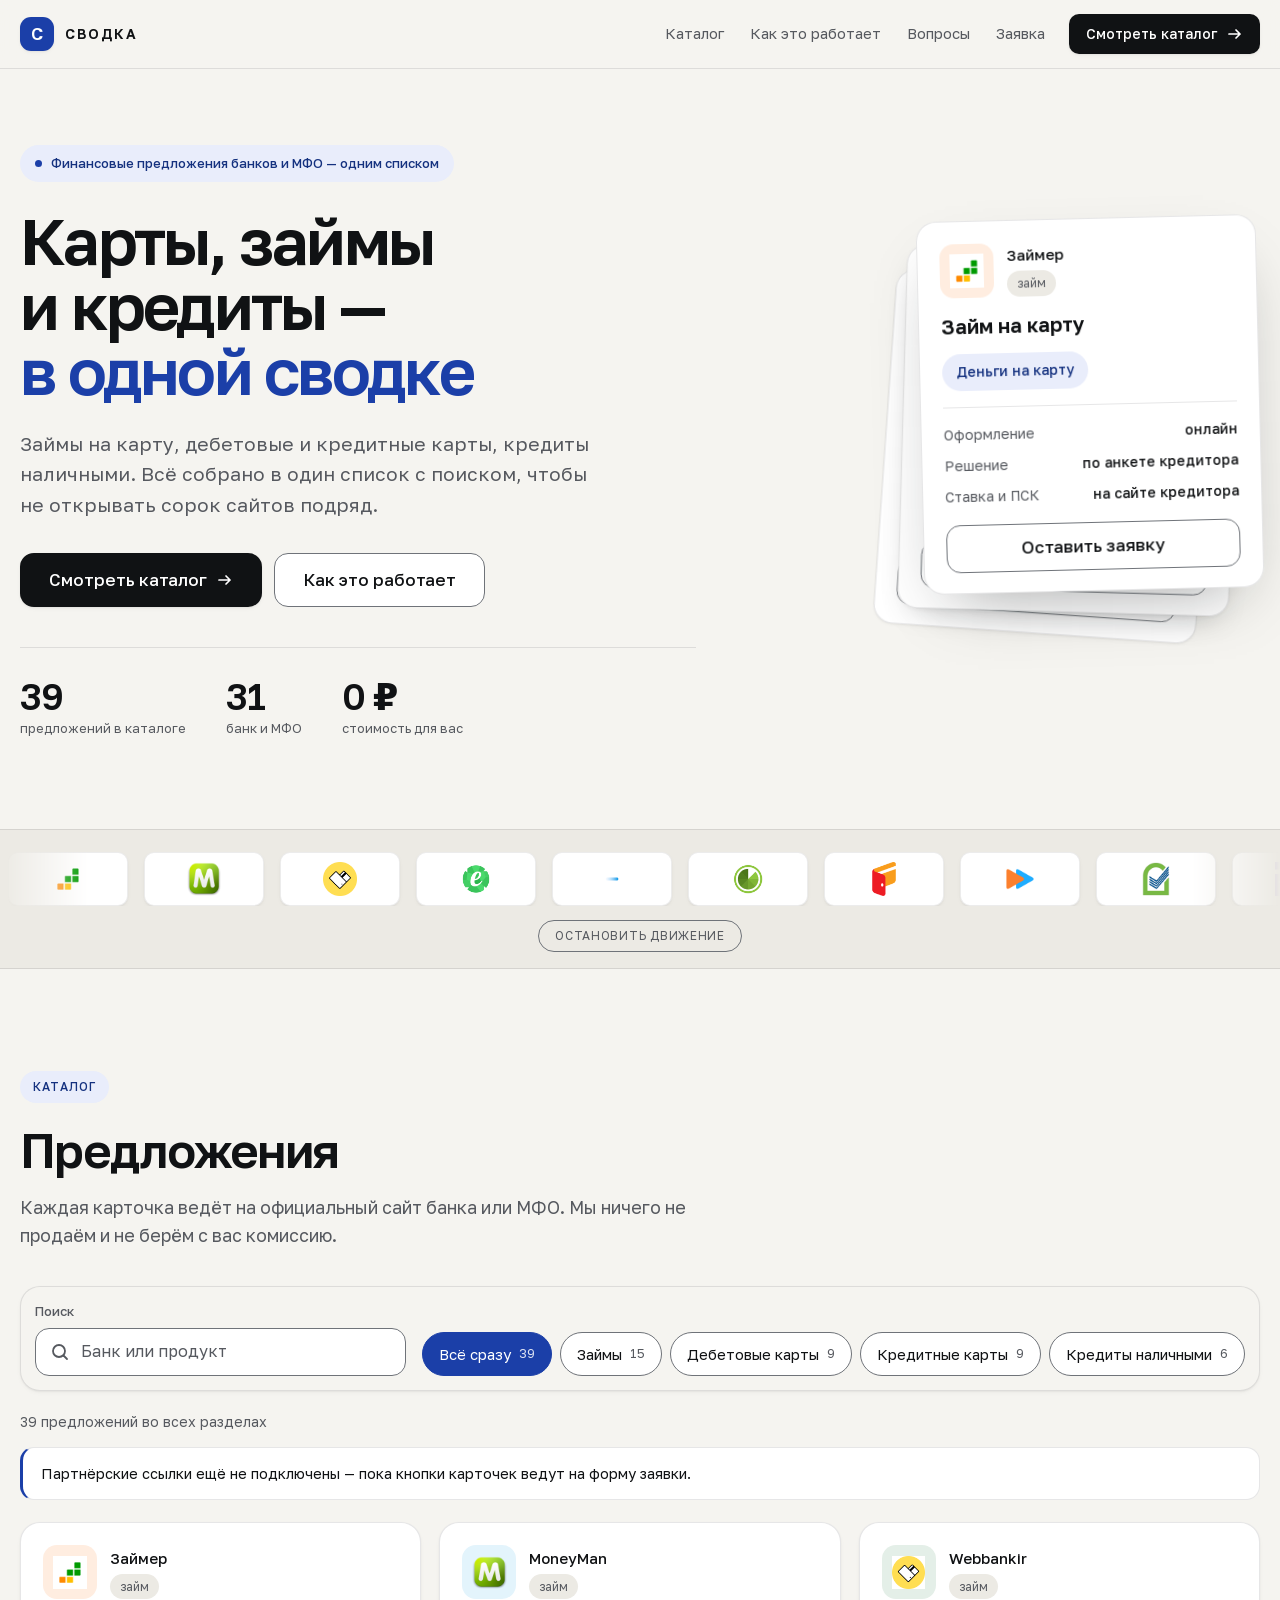
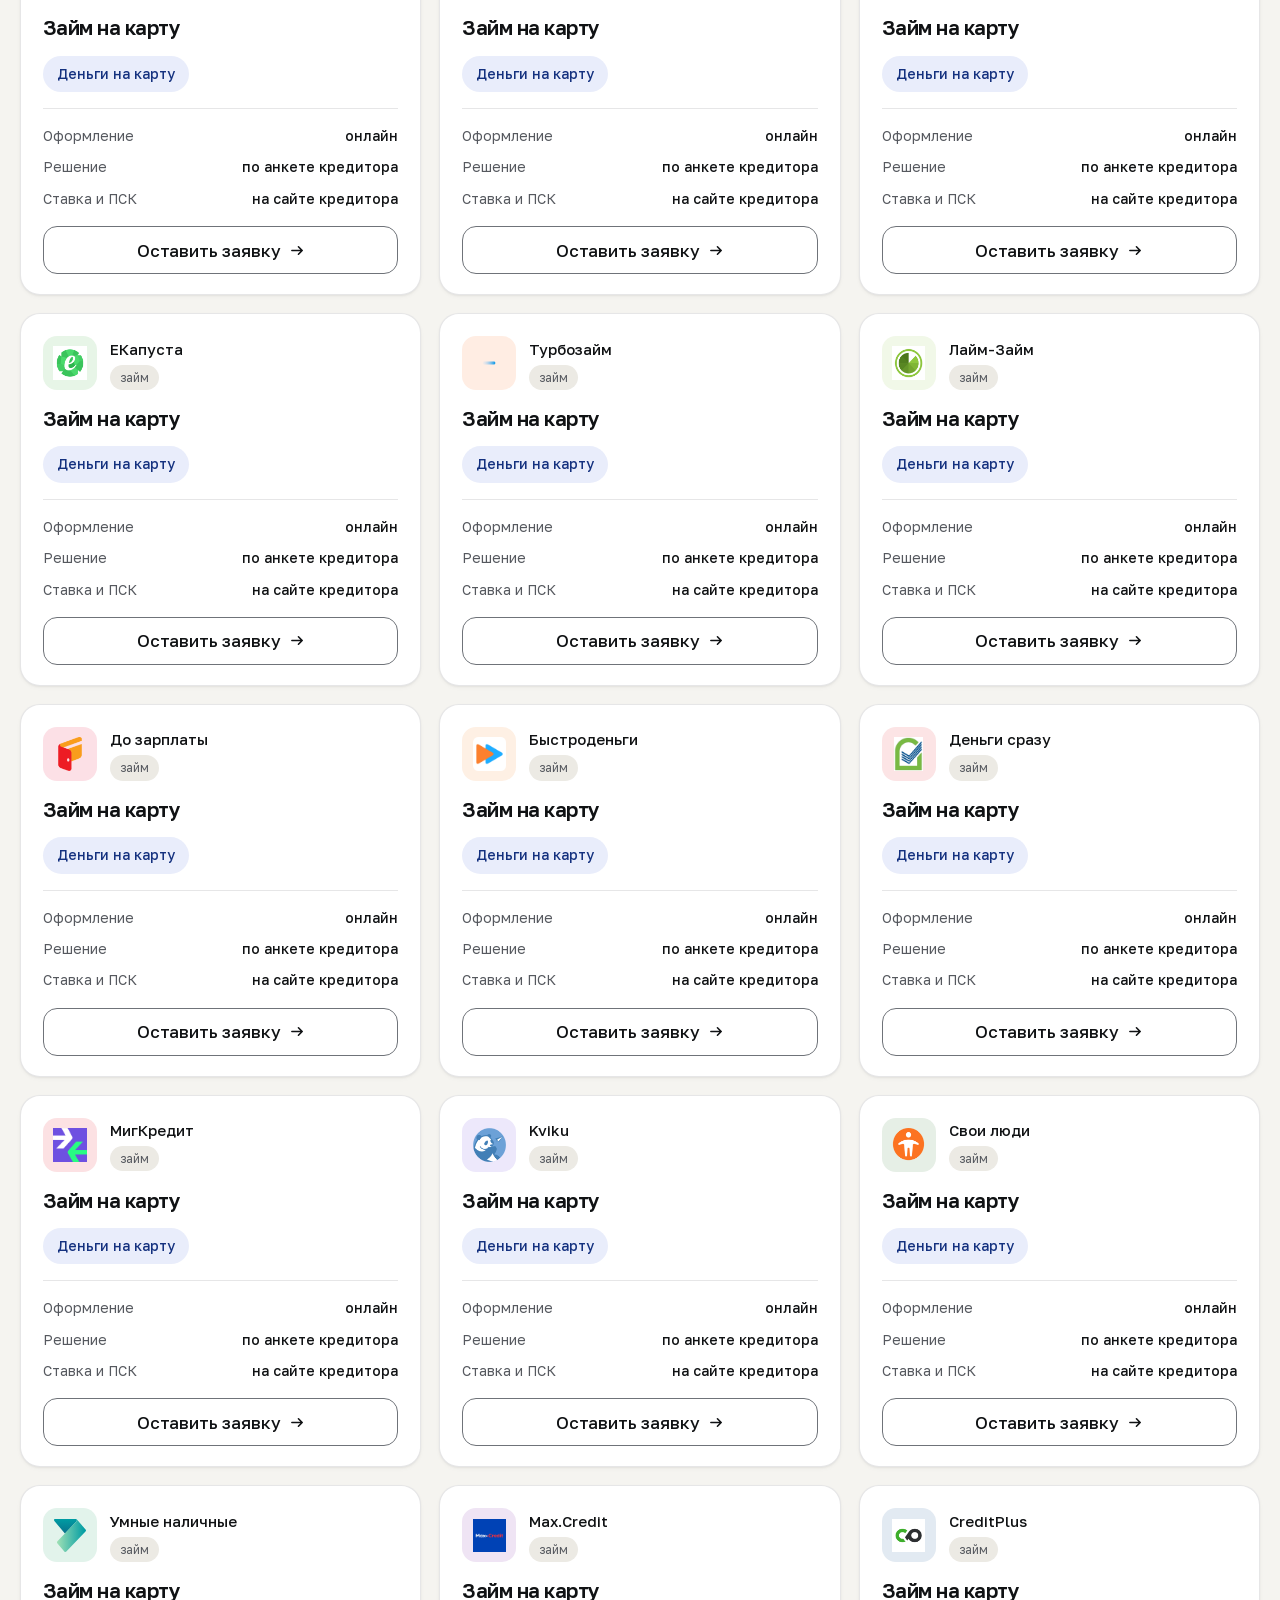
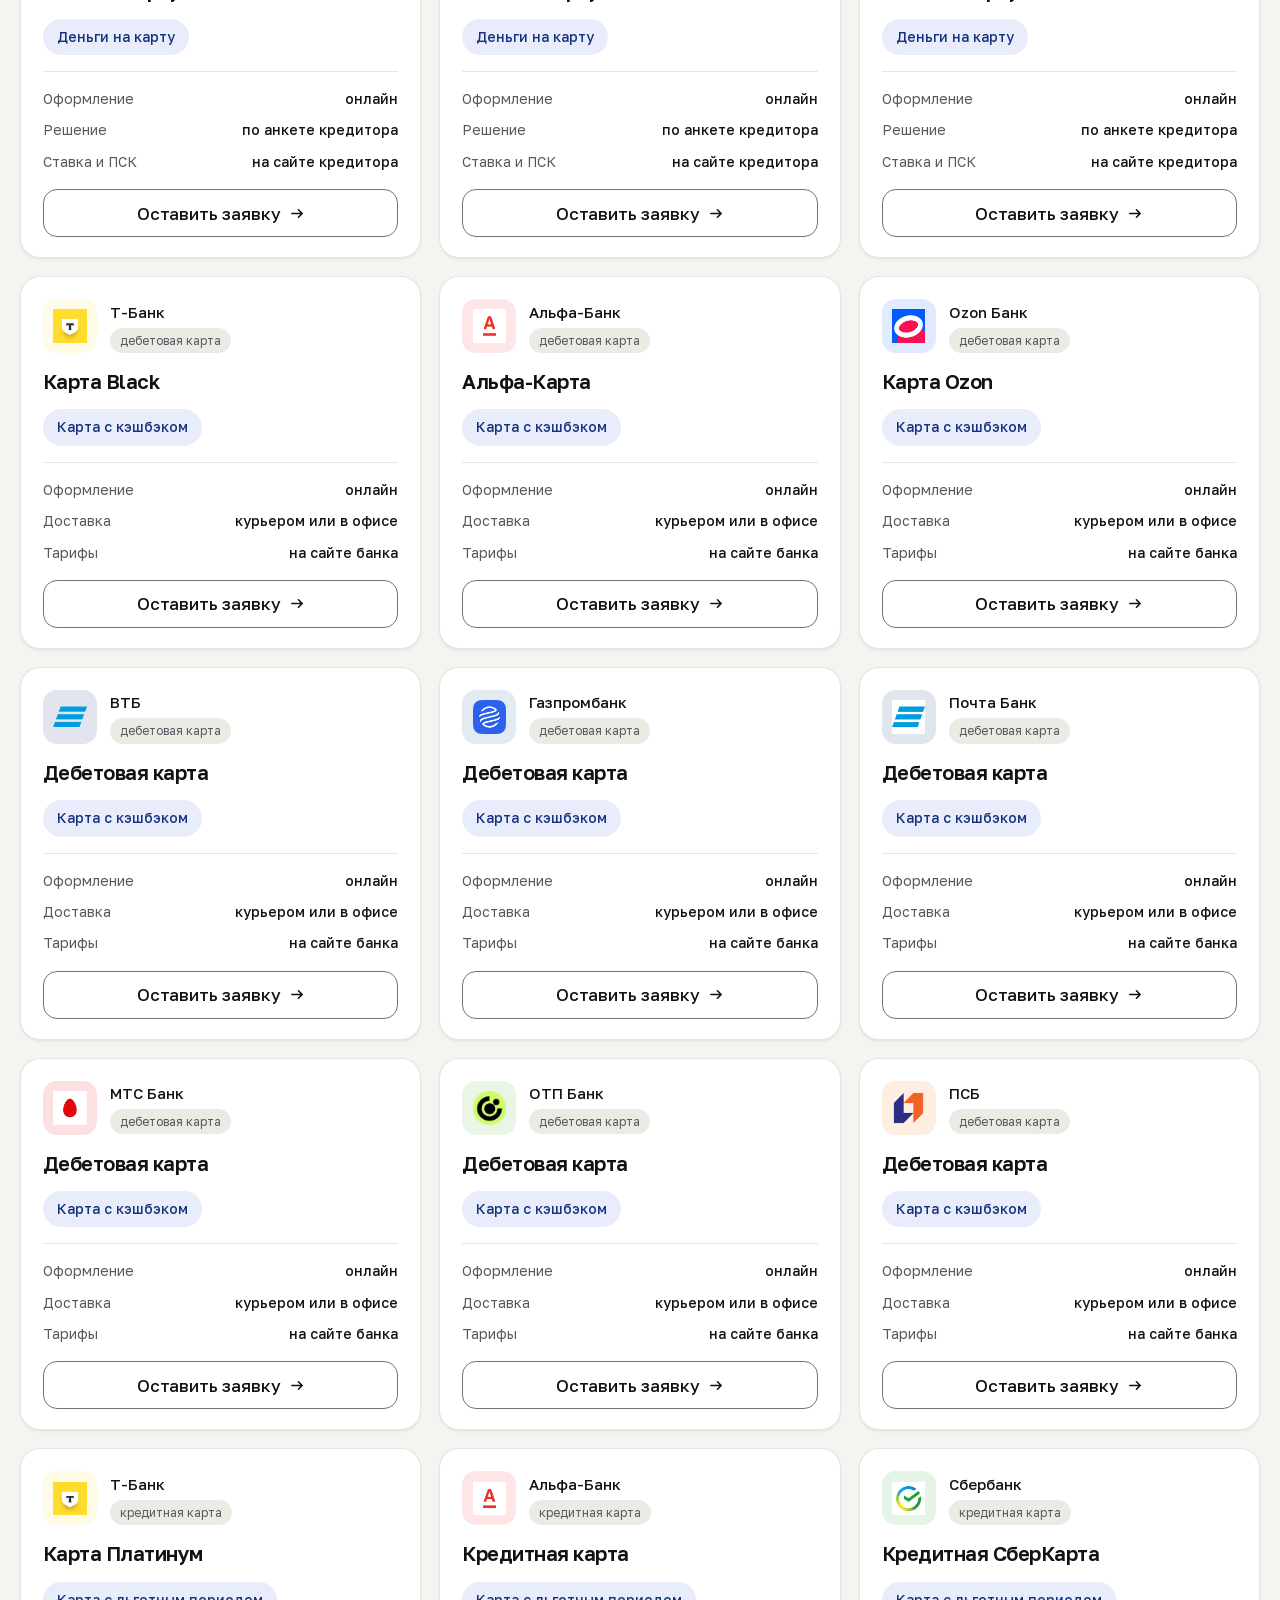
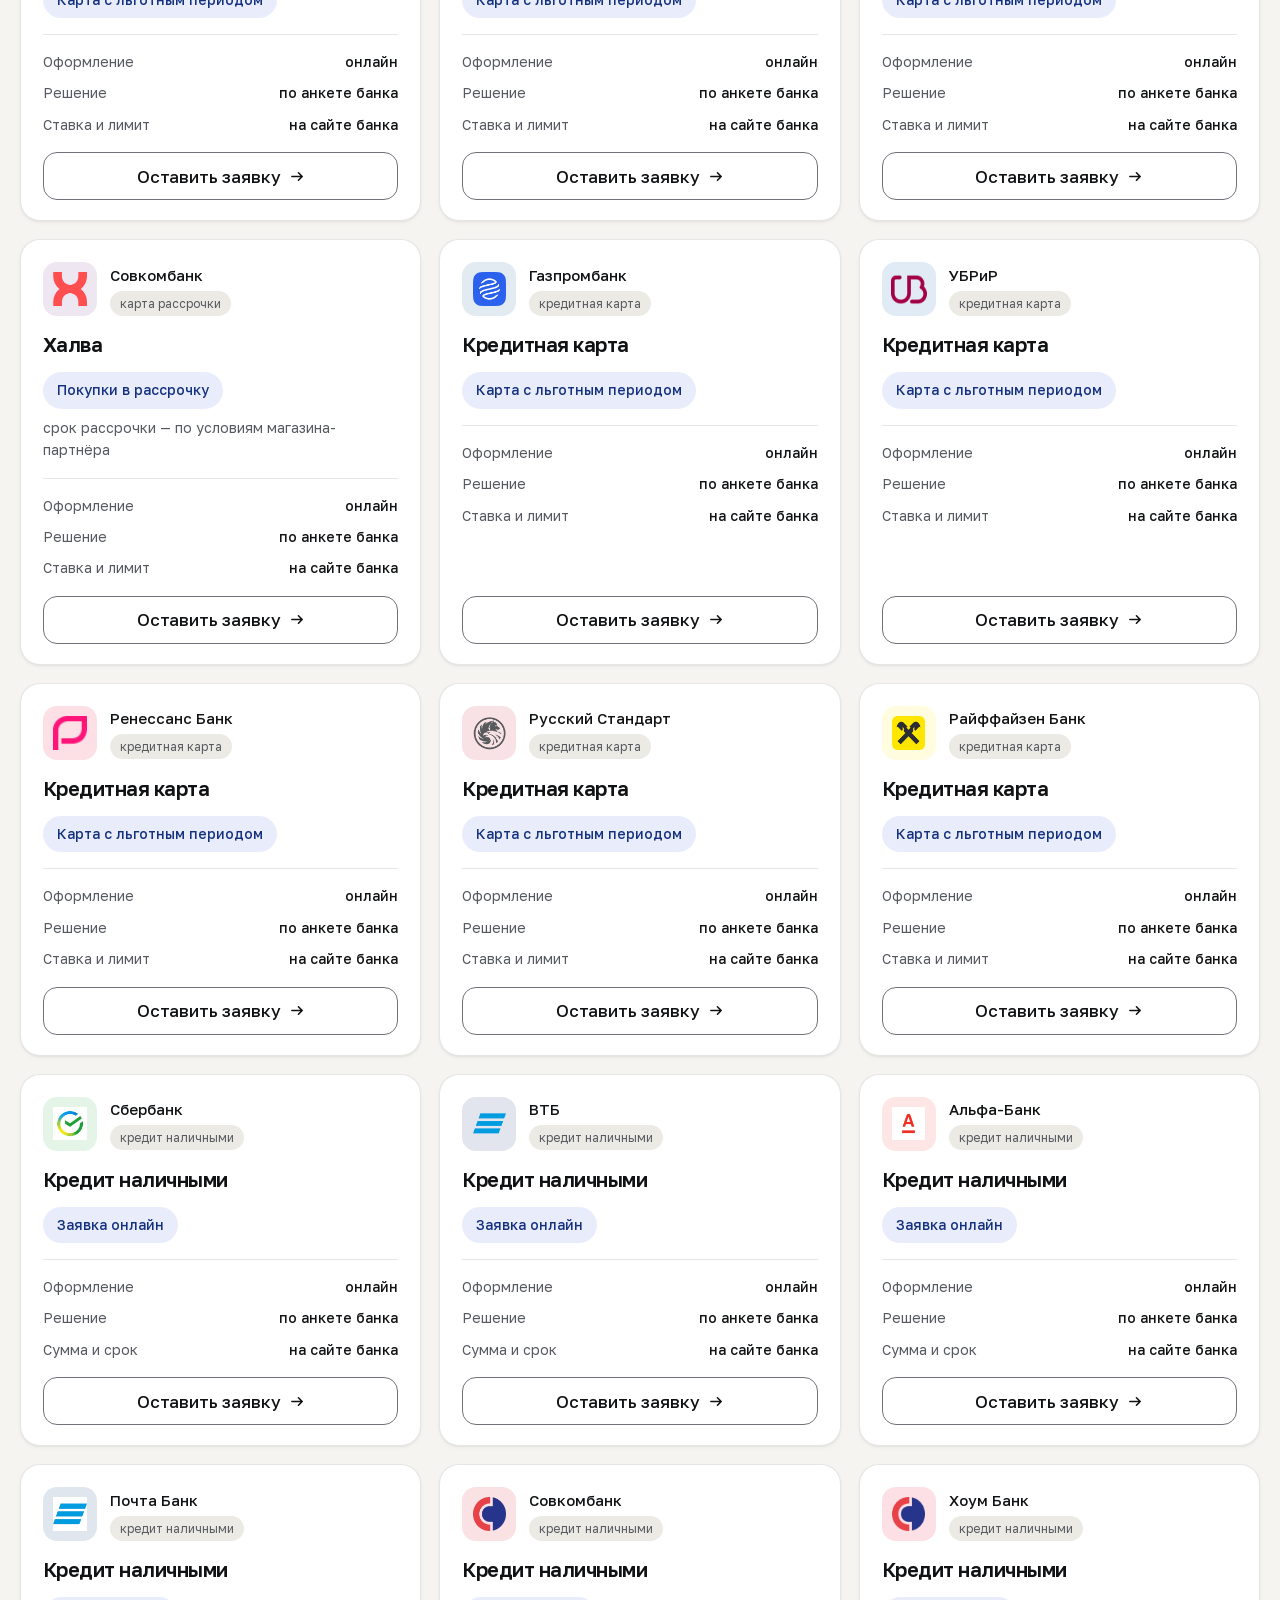
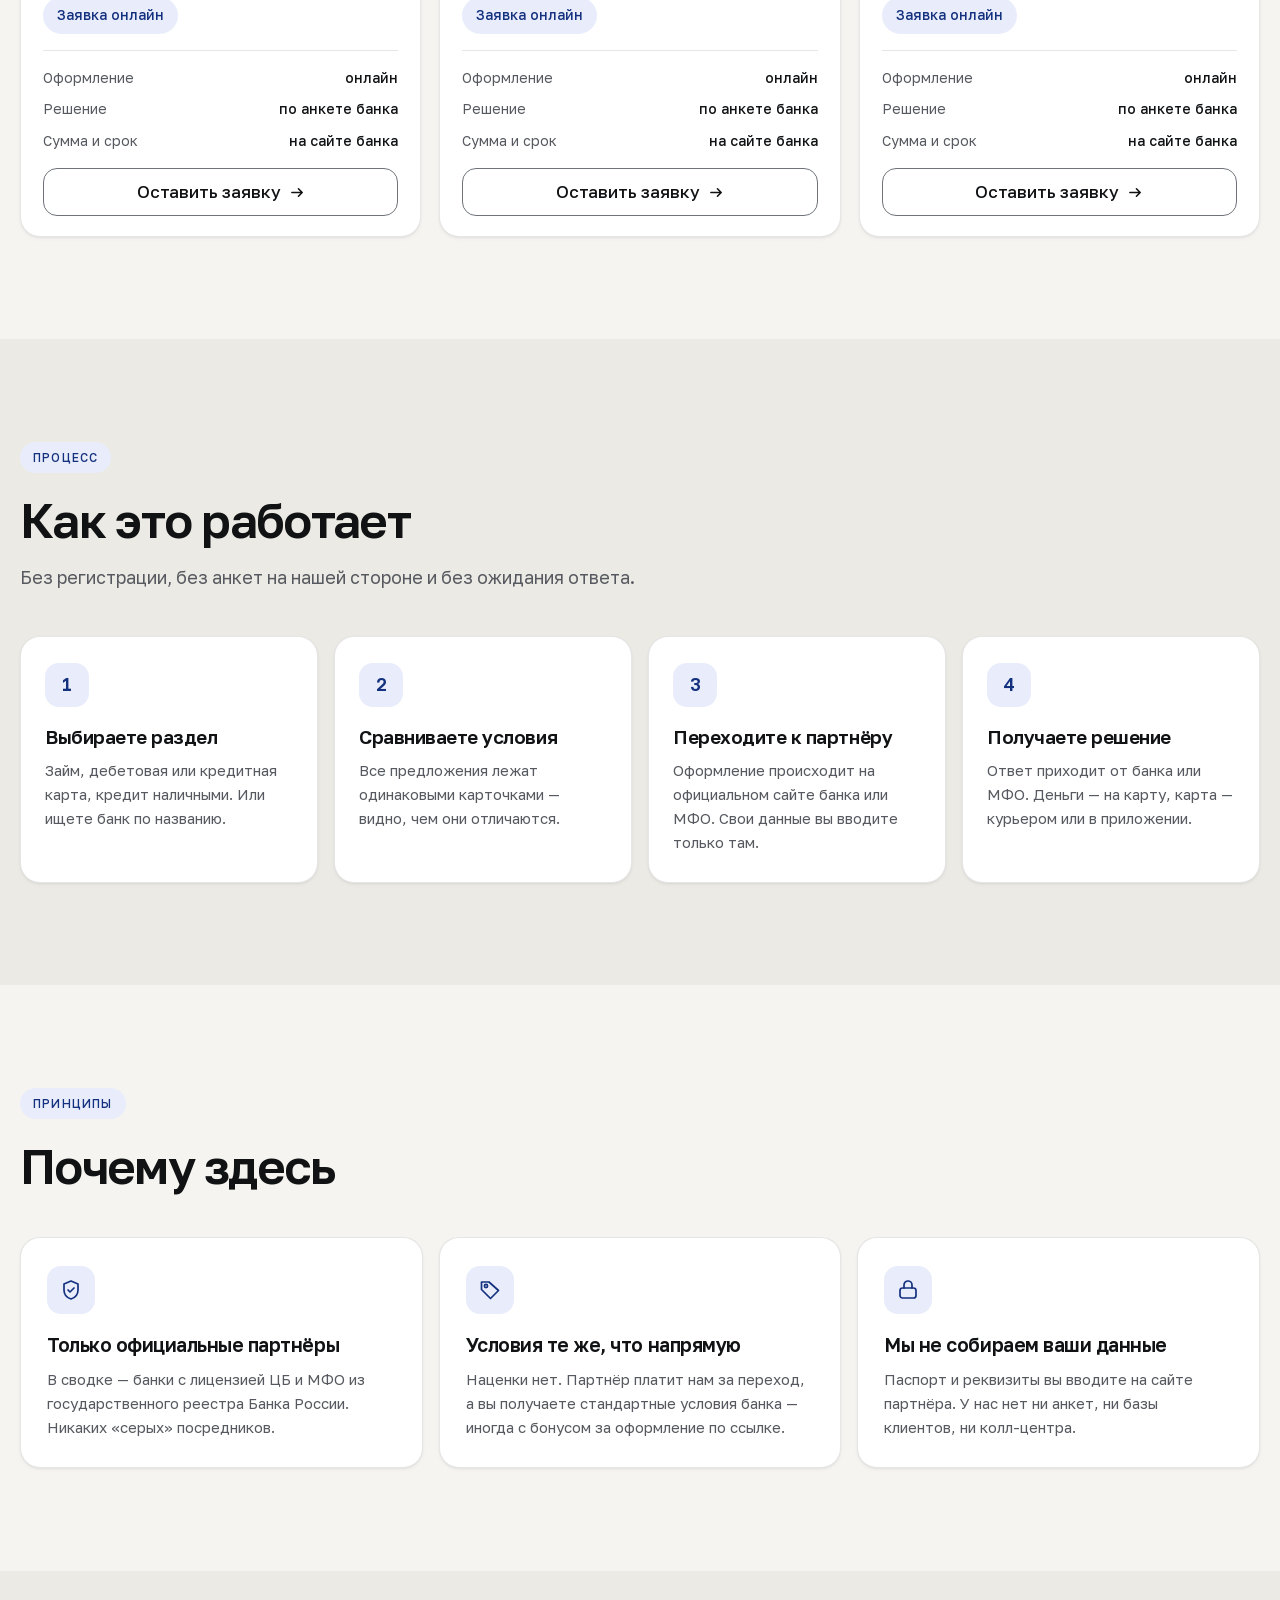
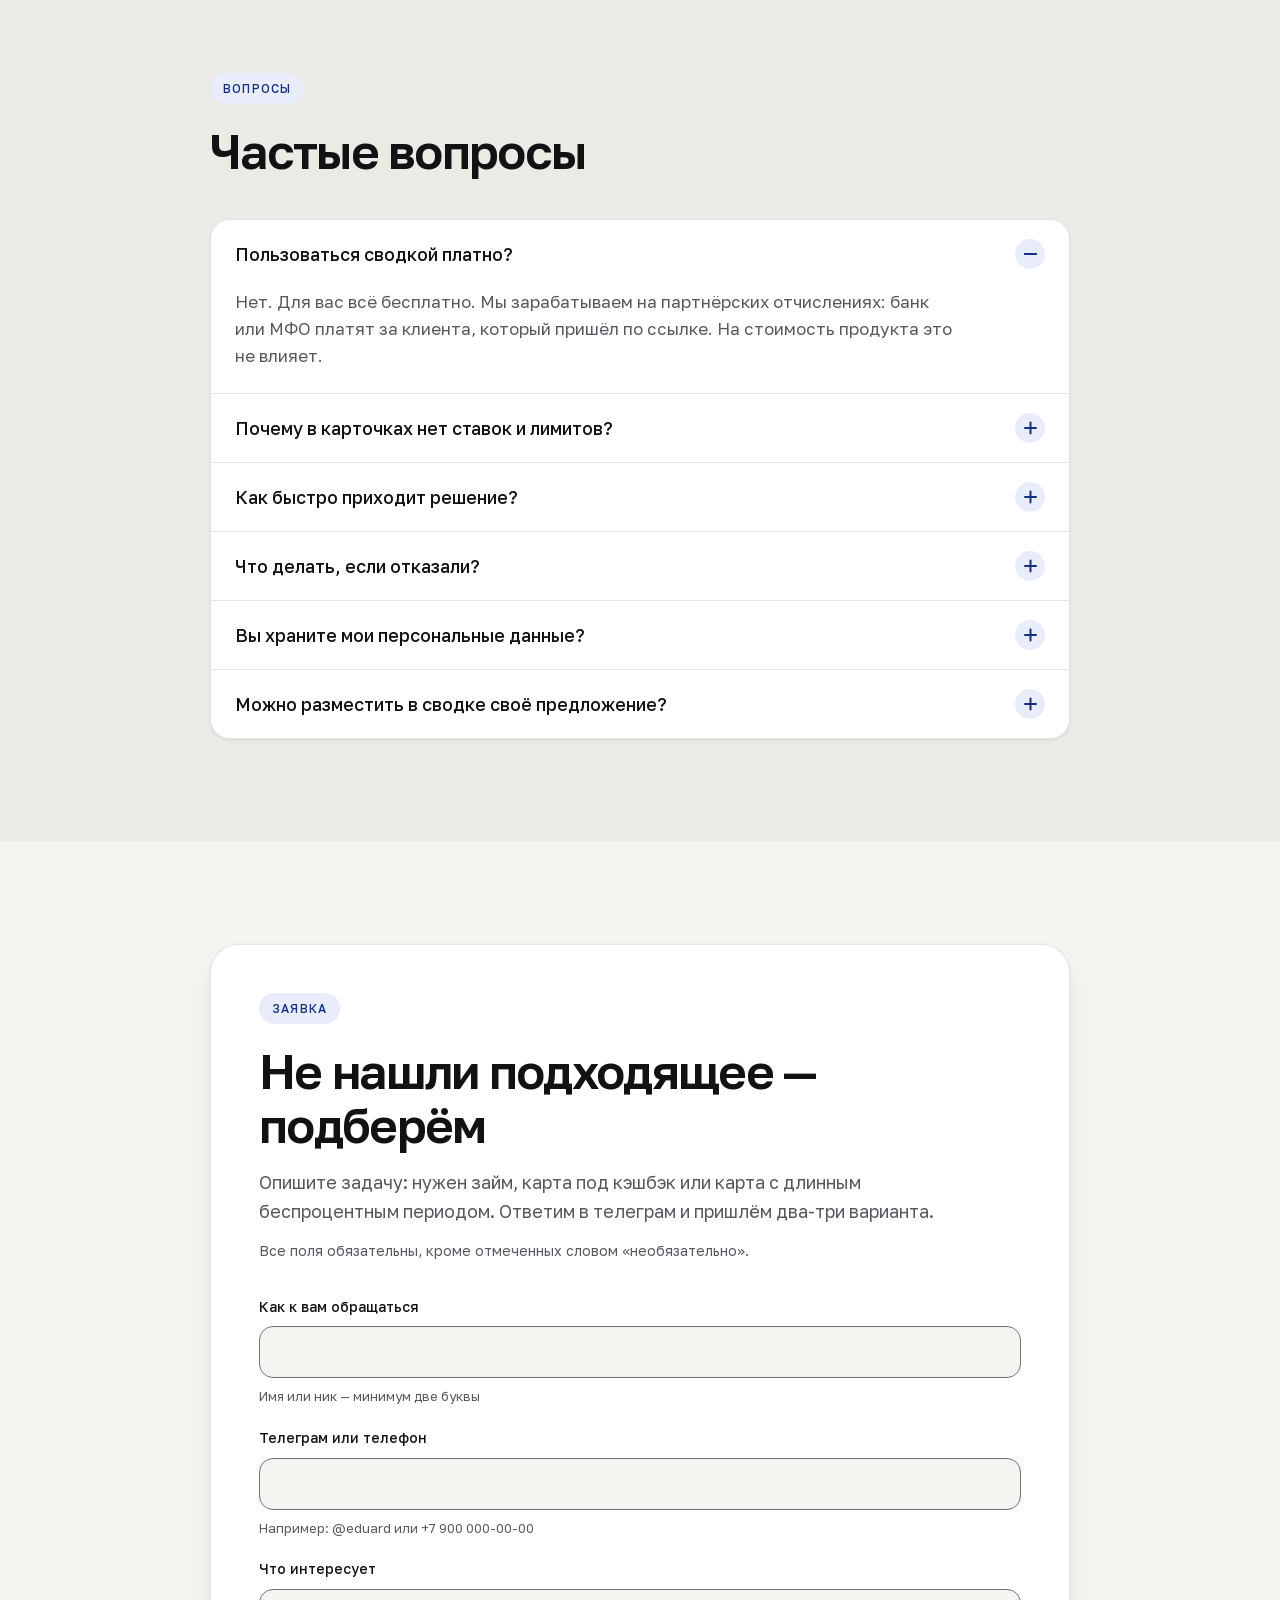
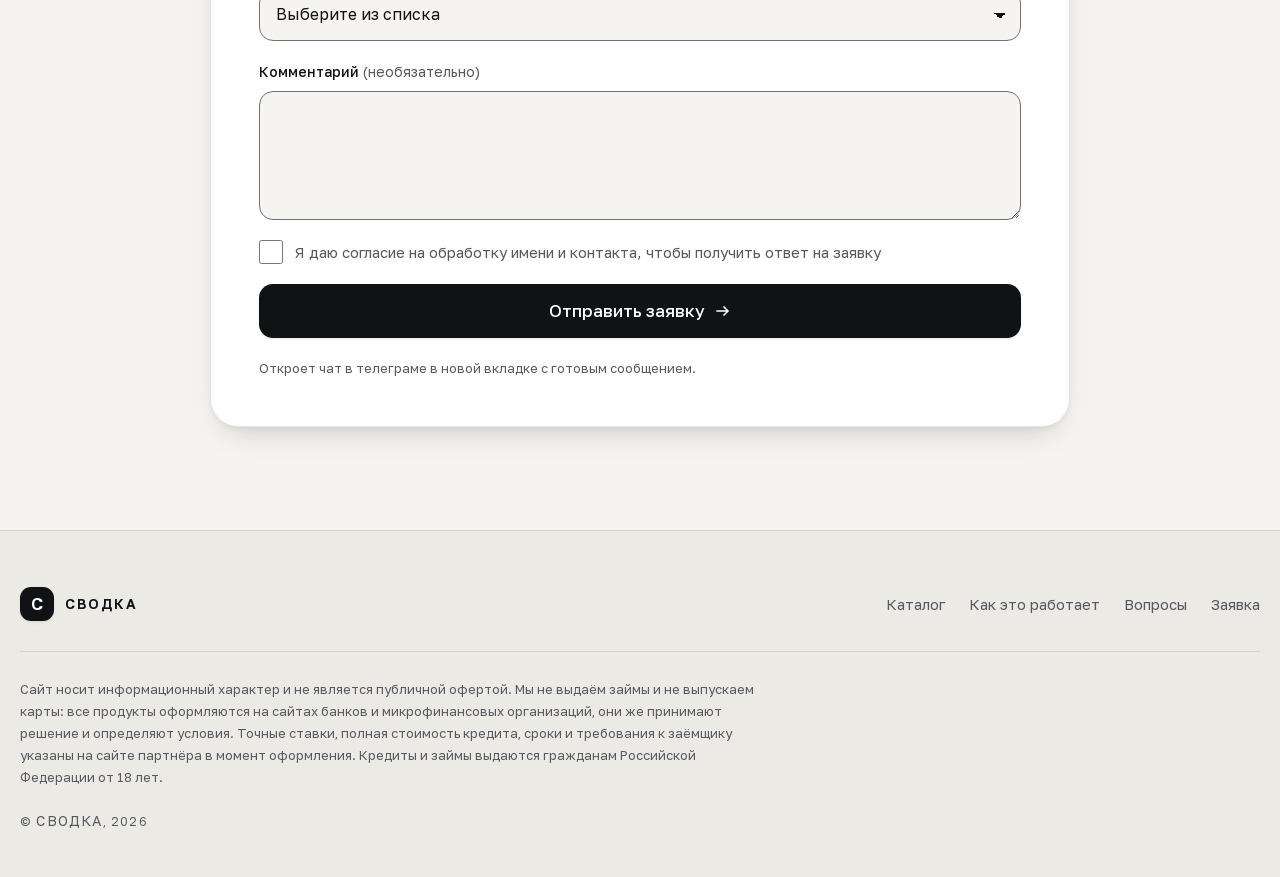
<file: index.html>
<!doctype html>
<html lang="ru">
<head>
<meta charset="utf-8">
<meta name="viewport" content="width=device-width, initial-scale=1">
<title>Займы, дебетовые и кредитные карты, кредиты наличными — СВОДКА</title>
<meta name="description" content="Сводка предложений банков и МФО: займы на карту, дебетовые и кредитные карты, кредиты наличными. Поиск по каталогу, оформление онлайн на сайте партнёра.">

<!-- Страница закрыта от поисковиков намеренно. Две причины: партнёрские
     ссылки ещё не подключены, и в маркировке рекламы пока нет ни erid, ни
     наименования рекламодателя с ИНН. Появятся ссылки с токенами — удалите
     строку ниже, и сайт можно индексировать. -->
<meta name="robots" content="noindex, nofollow">

<link rel="icon" href="favicon.svg" type="image/svg+xml">
<meta name="theme-color" content="#F5F4F0">
<!-- Тема только светлая: без этого при системной тёмной теме браузер
     перекрашивает свои же элементы формы — списки, чекбоксы, автозаполнение,
     и весь просчитанный контраст полей перестаёт действовать -->
<meta name="color-scheme" content="light">

<meta property="og:type" content="website">
<meta property="og:site_name" content="СВОДКА">
<meta property="og:locale" content="ru_RU">
<meta property="og:title" content="СВОДКА — финансовые предложения одним списком">
<meta property="og:description" content="Займы на карту, дебетовые и кредитные карты, кредиты наличными в одной сводке. Оформление онлайн на сайте партнёра.">

<!-- Кириллические сабсеты — они нужны первому экрану -->
<link rel="preload" href="fonts/golos-600-cyrillic.woff2" as="font" type="font/woff2" crossorigin>
<link rel="preload" href="fonts/golos-400-cyrillic.woff2" as="font" type="font/woff2" crossorigin>
<link rel="stylesheet" href="fonts/fonts.css?v=2">
<link rel="stylesheet" href="styles.css?v=2">

<!-- Класс ставится здесь, а не в script.js: скрывать блоки до появления можно
     только когда скрипт точно работает, и решать это надо ДО первой отрисовки,
     иначе виден обратный FOUC -->
<script>document.documentElement.className += ' js-reveal';</script>
</head>
<body>

<a class="skip-link" href="#main">Перейти к основному содержимому</a>

<header class="site-header">
  <div class="shell site-header__inner">
    <a class="brand" href="#main">
      <span class="brand__mark" aria-hidden="true">С</span>
      <span class="brand__word">СВОДКА</span>
    </a>

    <nav class="nav" aria-label="Разделы сайта">
      <ul class="nav__list" role="list">
        <li><a href="#offers">Каталог</a></li>
        <li><a href="#how">Как это работает</a></li>
        <li><a href="#faq">Вопросы</a></li>
        <li><a href="#lead">Заявка</a></li>
      </ul>
    </nav>

    <a class="btn btn--dark btn--sm site-header__cta" href="#offers">
      Смотреть каталог
      <svg class="btn__arrow" viewBox="0 0 16 16" aria-hidden="true" focusable="false"><path d="M2 8h11M9 4l4 4-4 4" fill="none" stroke="currentColor" stroke-width="1.7" stroke-linecap="round" stroke-linejoin="round"/></svg>
    </a>
  </div>
</header>

<main id="main" tabindex="-1">

  <!-- ═══════════════════════ ПЕРВЫЙ ЭКРАН ═══════════════════════ -->
  <div class="hero">
    <div class="shell hero__grid">

      <div class="hero__text">
        <p class="eyebrow">
          <span class="eyebrow__dot" aria-hidden="true"></span>
          <span id="tagline">Финансовые предложения банков и МФО — одним списком</span>
        </p>

        <!-- Строки разбиты явно: при автопереносе смена размера шрифта роняла
             «в одной сводке» на строку выше, и заголовок становился шире колонки -->
        <h1 class="hero__title">
          <span class="hero__line">Карты, займы</span>
          <span class="hero__line">и кредиты —</span>
          <span class="hero__line hero__line--accent">в одной сводке</span>
        </h1>

        <p class="hero__lead">
          Займы на карту, дебетовые и кредитные карты, кредиты наличными.
          Всё собрано в один список с поиском, чтобы не открывать сорок сайтов подряд.
        </p>

        <div class="hero__actions">
          <a class="btn btn--dark btn--lg" href="#offers">
            Смотреть каталог
            <svg class="btn__arrow" viewBox="0 0 16 16" aria-hidden="true" focusable="false"><path d="M2 8h11M9 4l4 4-4 4" fill="none" stroke="currentColor" stroke-width="1.7" stroke-linecap="round" stroke-linejoin="round"/></svg>
          </a>
          <a class="btn btn--ghost btn--lg" href="#how">Как это работает</a>
        </div>

        <ul class="hero__stats" id="hero-stats" role="list"><!-- из data.js --></ul>
      </div>

      <!-- Витрина: три настоящие карточки из каталога, уложенные стопкой.
           Целиком скрыта от скринридера — ровно эти же карточки лежат ниже
           в каталоге, и читать их дважды незачем. inert вдобавок к aria-hidden:
           он убирает поддерево и из порядка табуляции, и из режима обзора.
           Ссылок и заголовков внутри намеренно нет — рисуются span и p. -->
      <div class="hero__stack" id="hero-stack" aria-hidden="true" inert></div>

    </div>
  </div>

  <!-- ═══════════════════════ ЛЕНТА ЛОГОТИПОВ ═══════════════════════ -->
  <div class="marquee" role="group" aria-label="Банки и МФО в каталоге">
    <!-- Кнопка стоит в разметке перед лентой: до движущегося содержимого
         с клавиатуры нужно добраться раньше, чем оно уедет. Визуально её
         возвращает под ленту order в CSS. -->
    <button type="button" class="marquee__toggle" id="ticker-toggle">
      Остановить движение
    </button>
    <div class="marquee__box" id="ticker-box">
      <ul class="marquee__track" id="ticker" role="list"><!-- из data.js --></ul>
    </div>
  </div>

  <!-- ═══════════════════════ КАТАЛОГ ═══════════════════════ -->
  <section class="section" id="offers" aria-labelledby="offers-title" tabindex="-1">
    <div class="shell">
      <div class="section__head">
        <p class="eyebrow eyebrow--section">Каталог</p>
        <h2 class="section__title" id="offers-title">Предложения</h2>
        <p class="section__lead">
          Каждая карточка ведёт на официальный сайт банка или МФО.
          Мы ничего не продаём и не берём с вас комиссию.
        </p>
      </div>

      <!-- Липкая панель: поиск и разделы всегда под рукой при прокрутке.
           Высоту панели скрипт меряет и кладёт в --stick-h, чтобы якоря и
           фокус не уезжали под неё (2.4.11). -->
      <div class="toolbar" id="toolbar">
        <!-- <search>, а не <form>: отправлять некуда, а единственное поле
             внутри формы даёт неявную отправку — Enter перезагрузил бы
             страницу -->
        <search class="toolbar__search">
          <!-- Подпись видимая: это фильтр в теле каталога, а не лупа в шапке,
               и плейсхолдер её не заменяет (3.3.2) -->
          <label class="toolbar__label" for="offers-search">Поиск</label>
          <span class="toolbar__field">
            <svg class="toolbar__icon" viewBox="0 0 20 20" aria-hidden="true" focusable="false"><circle cx="9" cy="9" r="6" fill="none" stroke="currentColor" stroke-width="1.8"/><path d="M13.5 13.5 17 17" fill="none" stroke="currentColor" stroke-width="1.8" stroke-linecap="round"/></svg>
            <input class="toolbar__input" type="search" id="offers-search" name="q"
                   placeholder="Банк или продукт" autocomplete="off"
                   autocapitalize="none" spellcheck="false" enterkeyhint="search">
            <!-- Крестик рисует CSS, имя кнопке даёт скрытая строка: текстовый
                 символ «×» скринридер прочитал бы вслух вдобавок к имени -->
            <button type="button" class="toolbar__clear" id="search-clear" hidden>
              <span class="visually-hidden">Очистить поиск</span>
            </button>
          </span>
        </search>

        <div class="filters__row" role="group" aria-label="Фильтр по разделам" id="filters"><!-- из data.js --></div>
      </div>

      <!-- Видимый счётчик и озвучиваемый статус — разные узлы. Живой регион
           стоит в разметке с самого начала и пуст, пишется только в ответ на
           действие человека: тогда нечего глушить при загрузке страницы. -->
      <p class="offers__count" id="offers-count"></p>
      <p class="visually-hidden" id="offers-status" role="status" aria-atomic="true"></p>

      <p class="offers__pending" id="offers-pending" hidden></p>

      <ul class="offers" id="offers-grid" role="list"><!-- из data.js --></ul>
      <!-- Пустое состояние живёт вне списка: внутри оно читалось бы как
           «список, один элемент» -->
      <p class="offers__empty" id="offers-empty" hidden></p>
    </div>
  </section>

  <!-- ═══════════════════════ КАК ЭТО РАБОТАЕТ ═══════════════════════ -->
  <div class="section section--alt" id="how" tabindex="-1">
    <div class="shell">
      <div class="section__head">
        <p class="eyebrow eyebrow--section">Процесс</p>
        <h2 class="section__title">Как это работает</h2>
        <p class="section__lead">Без регистрации, без анкет на нашей стороне и без ожидания ответа.</p>
      </div>

      <ol class="steps" role="list">
        <li class="step reveal">
          <!-- Номер нарисован крупно для глаза и скрыт от скринридера:
               порядок уже несёт сам <ol> («2 из 4») -->
          <p class="step__num" aria-hidden="true">1</p>
          <h3 class="step__title">Выбираете раздел</h3>
          <p class="step__text">Займ, дебетовая или кредитная карта, кредит наличными. Или ищете банк по названию.</p>
        </li>
        <li class="step reveal">
          <p class="step__num" aria-hidden="true">2</p>
          <h3 class="step__title">Сравниваете условия</h3>
          <p class="step__text">Все предложения лежат одинаковыми карточками — видно, чем они отличаются.</p>
        </li>
        <li class="step reveal">
          <p class="step__num" aria-hidden="true">3</p>
          <h3 class="step__title">Переходите к партнёру</h3>
          <p class="step__text">Оформление происходит на официальном сайте банка или МФО. Свои данные вы вводите только там.</p>
        </li>
        <li class="step reveal">
          <p class="step__num" aria-hidden="true">4</p>
          <h3 class="step__title">Получаете решение</h3>
          <p class="step__text">Ответ приходит от банка или МФО. Деньги — на карту, карта — курьером или в приложении.</p>
        </li>
      </ol>
    </div>
  </div>

  <!-- ═══════════════════════ ПОЧЕМУ ЗДЕСЬ ═══════════════════════ -->
  <div class="section" id="trust" tabindex="-1">
    <div class="shell">
      <div class="section__head">
        <p class="eyebrow eyebrow--section">Принципы</p>
        <h2 class="section__title">Почему здесь</h2>
      </div>

      <ul class="cards" role="list">
        <li class="card reveal">
          <span class="card__icon" aria-hidden="true">
            <svg viewBox="0 0 24 24" fill="none" stroke="currentColor" stroke-width="1.7" stroke-linecap="round" stroke-linejoin="round"><path d="M12 3l7 3v6c0 4.2-2.8 7.7-7 9-4.2-1.3-7-4.8-7-9V6l7-3z"/><path d="M9 12l2 2 4-4"/></svg>
          </span>
          <h3 class="card__title">Только официальные партнёры</h3>
          <p class="card__text">В сводке — банки с лицензией ЦБ и МФО из государственного реестра Банка России. Никаких «серых» посредников.</p>
        </li>
        <li class="card reveal">
          <span class="card__icon" aria-hidden="true">
            <svg viewBox="0 0 24 24" fill="none" stroke="currentColor" stroke-width="1.7" stroke-linecap="round" stroke-linejoin="round"><path d="M20.5 12.5l-8 8-9-9V4h7.5l9.5 8.5z"/><circle cx="8" cy="8" r="1.6"/></svg>
          </span>
          <h3 class="card__title">Условия те же, что напрямую</h3>
          <p class="card__text">Наценки нет. Партнёр платит нам за переход, а вы получаете стандартные условия банка — иногда с бонусом за оформление по ссылке.</p>
        </li>
        <li class="card reveal">
          <span class="card__icon" aria-hidden="true">
            <svg viewBox="0 0 24 24" fill="none" stroke="currentColor" stroke-width="1.7" stroke-linecap="round" stroke-linejoin="round"><rect x="4" y="10" width="16" height="10" rx="2.5"/><path d="M8 10V7a4 4 0 0 1 8 0v3"/></svg>
          </span>
          <h3 class="card__title">Мы не собираем ваши данные</h3>
          <p class="card__text">Паспорт и реквизиты вы вводите на сайте партнёра. У нас нет ни анкет, ни базы клиентов, ни колл-центра.</p>
        </li>
      </ul>
    </div>
  </div>

  <!-- ═══════════════════════ ВОПРОСЫ ═══════════════════════ -->
  <section class="section section--alt" id="faq" aria-labelledby="faq-title" tabindex="-1">
    <div class="shell shell--narrow">
      <div class="section__head">
        <p class="eyebrow eyebrow--section">Вопросы</p>
        <h2 class="section__title" id="faq-title">Частые вопросы</h2>
      </div>

      <!-- Escape висит на этом контейнере, а не на самих панелях: панель не
           фокусируется, нажатие приходит на кнопку — её соседа, и обработчик
           на панели не сработал бы никогда -->
      <div class="faq" id="faq-list">
        <div class="faq__item">
          <h3>
            <button type="button" class="faq__q" aria-expanded="true" aria-controls="faq-p1">
              <span>Пользоваться сводкой платно?</span>
              <span class="faq__icon" aria-hidden="true"></span>
            </button>
          </h3>
          <div class="faq__a" id="faq-p1">
            <p>Нет. Для вас всё бесплатно. Мы зарабатываем на партнёрских отчислениях: банк или МФО платят за клиента, который пришёл по ссылке. На стоимость продукта это не влияет.</p>
          </div>
        </div>

        <div class="faq__item">
          <h3>
            <button type="button" class="faq__q" aria-expanded="false" aria-controls="faq-p2">
              <span>Почему в карточках нет ставок и лимитов?</span>
              <span class="faq__icon" aria-hidden="true"></span>
            </button>
          </h3>
          <div class="faq__a" id="faq-p2" hidden>
            <p>Потому что банки меняют тарифы чаще, чем обновляется любая подборка, а часть условий зависит от вашей кредитной истории и региона. Мы показываем только то, что не устаревает, а точные цифры вы видите на сайте партнёра при оформлении.</p>
          </div>
        </div>

        <div class="faq__item">
          <h3>
            <button type="button" class="faq__q" aria-expanded="false" aria-controls="faq-p3">
              <span>Как быстро приходит решение?</span>
              <span class="faq__icon" aria-hidden="true"></span>
            </button>
          </h3>
          <div class="faq__a" id="faq-p3" hidden>
            <p>Это зависит от банка или МФО — сроки указаны на их сайте. Мы на скорость рассмотрения не влияем и в процессе не участвуем.</p>
          </div>
        </div>

        <div class="faq__item">
          <h3>
            <button type="button" class="faq__q" aria-expanded="false" aria-controls="faq-p4">
              <span>Что делать, если отказали?</span>
              <span class="faq__icon" aria-hidden="true"></span>
            </button>
          </h3>
          <div class="faq__a" id="faq-p4" hidden>
            <p>Отказ одного банка не означает отказ везде — скоринг у всех разный. Попробуйте другое предложение из того же раздела или оставьте заявку на подбор, и мы предложим варианты под вашу ситуацию.</p>
          </div>
        </div>

        <div class="faq__item">
          <h3>
            <button type="button" class="faq__q" aria-expanded="false" aria-controls="faq-p5">
              <span>Вы храните мои персональные данные?</span>
              <span class="faq__icon" aria-hidden="true"></span>
            </button>
          </h3>
          <div class="faq__a" id="faq-p5" hidden>
            <p>Нет. Анкеты заполняются на стороне банка или МФО. Единственное, что можете оставить нам вы сами — имя и контакт в форме заявки, чтобы мы ответили. Эти данные не передаются третьим лицам.</p>
          </div>
        </div>

        <div class="faq__item">
          <h3>
            <button type="button" class="faq__q" aria-expanded="false" aria-controls="faq-p6">
              <span>Можно разместить в сводке своё предложение?</span>
              <span class="faq__icon" aria-hidden="true"></span>
            </button>
          </h3>
          <div class="faq__a" id="faq-p6" hidden>
            <p>Да, каталог открыт для партнёров. Напишите через форму ниже — выберите пункт «Сотрудничество» и коротко опишите продукт и условия.</p>
          </div>
        </div>
      </div>
    </div>
  </section>

  <!-- ═══════════════════════ ЗАЯВКА ═══════════════════════ -->
  <section class="section" id="lead" aria-labelledby="lead-title" tabindex="-1">
    <div class="shell shell--narrow">
      <div class="lead-box">
        <div class="section__head">
          <p class="eyebrow eyebrow--section">Заявка</p>
          <h2 class="section__title" id="lead-title">Не нашли подходящее — подберём</h2>
          <p class="section__lead">
            Опишите задачу: нужен займ, карта под кэшбэк или карта с длинным беспроцентным периодом.
            Ответим в телеграм и пришлём два-три варианта.
          </p>
          <p class="section__note">
            Все поля обязательны, кроме отмеченных словом «необязательно».
          </p>
        </div>

        <noscript>
          <p class="offers__pending">
            Форма работает на JavaScript: она собирает готовое сообщение и открывает чат
            в телеграме. Если скрипты выключены — напишите нам в телеграм напрямую,
            ник указан в шапке чата, куда ведут все кнопки сайта.
          </p>
        </noscript>

        <!-- method="post" не декорация: при отказе JS форма не должна унести имя
             и телефон в адресную строку, историю браузера и логи через GET -->
        <form class="form" id="lead-form" method="post" action="" novalidate aria-labelledby="lead-title">
          <!-- Без role="alert": сюда уводится фокус, а живой регион вместе с
               переводом фокуса дают наложение речи. Объявление обеспечивает
               сам фокус. -->
          <div class="form__summary" id="form-summary" tabindex="-1" hidden>
            <h3 class="form__summary-title" id="form-summary-title">Форма не отправлена</h3>
            <ul id="form-summary-list" role="list"></ul>
          </div>

          <div class="field">
            <label class="field__label" for="lead-name">Как к вам обращаться</label>
            <input class="field__input" type="text" id="lead-name" name="name" autocomplete="given-name"
                   required aria-describedby="lead-name-hint lead-name-error">
            <p class="field__hint" id="lead-name-hint">Имя или ник — минимум две буквы</p>
            <p class="field__error" id="lead-name-error" hidden></p>
          </div>

          <div class="field">
            <!-- autocomplete здесь намеренно off: поле принимает и телеграм-ник,
                 и телефон, а токен tel объявил бы его телефонным — браузер
                 подставил бы номер в поле, куда человек собирался вписать @ник -->
            <label class="field__label" for="lead-contact">Телеграм или телефон</label>
            <input class="field__input" type="text" id="lead-contact" name="contact"
                   autocomplete="off" autocapitalize="none" spellcheck="false"
                   required aria-describedby="lead-contact-hint lead-contact-error">
            <p class="field__hint" id="lead-contact-hint">Например: @eduard или +7 900 000-00-00</p>
            <p class="field__error" id="lead-contact-error" hidden></p>
          </div>

          <div class="field">
            <label class="field__label" for="lead-topic">Что интересует</label>
            <select class="field__input field__input--select" id="lead-topic" name="topic"
                    required aria-describedby="lead-topic-error">
              <option value="">Выберите из списка</option>
              <option value="loans">Займ на карту</option>
              <option value="debit">Дебетовая карта</option>
              <option value="credit">Кредитная карта</option>
              <option value="cash">Кредит наличными</option>
              <option value="other">Другое, нужна консультация</option>
              <option value="partner">Сотрудничество, размещение предложения</option>
            </select>
            <p class="field__error" id="lead-topic-error" hidden></p>
          </div>

          <div class="field">
            <label class="field__label" for="lead-comment">Комментарий <span class="field__optional">(необязательно)</span></label>
            <textarea class="field__input field__input--area" id="lead-comment" name="comment" rows="4"></textarea>
          </div>

          <div class="field field--check">
            <input class="field__check" type="checkbox" id="lead-consent" name="consent"
                   required aria-describedby="lead-consent-error">
            <label class="field__checklabel" for="lead-consent">
              Я даю согласие на обработку имени и контакта, чтобы получить ответ на заявку
            </label>
            <p class="field__error" id="lead-consent-error" hidden></p>
          </div>

          <button class="btn btn--dark btn--wide btn--lg" type="submit" aria-describedby="lead-submit-hint">
            Отправить заявку
            <svg class="btn__arrow" viewBox="0 0 16 16" aria-hidden="true" focusable="false"><path d="M2 8h11M9 4l4 4-4 4" fill="none" stroke="currentColor" stroke-width="1.7" stroke-linecap="round" stroke-linejoin="round"/></svg>
          </button>
          <p class="field__hint" id="lead-submit-hint">Откроет чат в телеграме в новой вкладке с готовым сообщением.</p>

          <!-- tabindex без role="status": внутри блока есть ссылка, до которой
               надо добраться, — сюда уводится фокус, и живой регион дал бы
               второй канал речи поверх первого -->
          <p class="form__success" id="form-success" tabindex="-1" hidden></p>
        </form>
      </div>
    </div>
  </section>

</main>

<footer class="site-footer">
  <div class="shell">
    <div class="site-footer__top">
      <a class="brand brand--footer" href="#main">
        <span class="brand__mark" aria-hidden="true">С</span>
        <span class="brand__word">СВОДКА</span>
      </a>

      <nav class="site-footer__nav" aria-label="Разделы сайта, подвал">
        <a href="#offers">Каталог</a>
        <a href="#how">Как это работает</a>
        <a href="#faq">Вопросы</a>
        <a href="#lead">Заявка</a>
      </nav>
    </div>

    <p class="site-footer__disclaimer">
      Сайт носит информационный характер и не является публичной офертой.
      Мы не выдаём займы и не выпускаем карты: все продукты оформляются
      на сайтах банков и микрофинансовых организаций, они же принимают решение
      и определяют условия. Точные ставки, полная стоимость кредита, сроки
      и требования к заёмщику указаны на сайте партнёра в момент оформления.
      Кредиты и займы выдаются гражданам Российской Федерации от 18 лет.
    </p>

    <p class="site-footer__legal">
      <span>© <span class="brand__word">СВОДКА</span>, 2026</span>
    </p>
  </div>
</footer>

<!-- Каталог подключается обычным файлом. От кеша браузера спасает метка ?v=:
     при каждом «Сохранить на сайт» api.php переписывает её во всех html на
     текущее время, и посетитель получает свежий каталог сразу.
     data.php (отдаёт тот же каталог мимо кеша) нужен только панели: сайту
     он добавлял бы ошибку в консоли на хостинге без PHP. -->
<script src="data.js?v=2"></script>
<script src="script.js?v=2"></script>
</body>
</html>
</file>
<file: fonts/fonts.css>
/* Шрифты лежат рядом с сайтом: интернет для них не нужен. */

/* Golos Text — cyrillic */
@font-face {
  font-family: 'Golos Text';
  font-style: normal;
  font-weight: 400;
  font-display: swap;
  src: url(golos-400-cyrillic.woff2) format('woff2');
  unicode-range: U+0301, U+0400-045F, U+0490-0491, U+04B0-04B1, U+2116;
}

/* Golos Text — latin */
@font-face {
  font-family: 'Golos Text';
  font-style: normal;
  font-weight: 400;
  font-display: swap;
  src: url(golos-400-latin.woff2) format('woff2');
  unicode-range: U+0000-00FF, U+0131, U+0152-0153, U+02BB-02BC, U+02C6, U+02DA, U+02DC, U+0304, U+0308, U+0329, U+2000-206F, U+20AC, U+2122, U+2191, U+2193, U+2212, U+2215, U+FEFF, U+FFFD;
}

/* Golos Text — cyrillic */
@font-face {
  font-family: 'Golos Text';
  font-style: normal;
  font-weight: 500;
  font-display: swap;
  src: url(golos-500-cyrillic.woff2) format('woff2');
  unicode-range: U+0301, U+0400-045F, U+0490-0491, U+04B0-04B1, U+2116;
}

/* Golos Text — latin */
@font-face {
  font-family: 'Golos Text';
  font-style: normal;
  font-weight: 500;
  font-display: swap;
  src: url(golos-500-latin.woff2) format('woff2');
  unicode-range: U+0000-00FF, U+0131, U+0152-0153, U+02BB-02BC, U+02C6, U+02DA, U+02DC, U+0304, U+0308, U+0329, U+2000-206F, U+20AC, U+2122, U+2191, U+2193, U+2212, U+2215, U+FEFF, U+FFFD;
}

/* Golos Text — cyrillic */
@font-face {
  font-family: 'Golos Text';
  font-style: normal;
  font-weight: 600;
  font-display: swap;
  src: url(golos-600-cyrillic.woff2) format('woff2');
  unicode-range: U+0301, U+0400-045F, U+0490-0491, U+04B0-04B1, U+2116;
}

/* Golos Text — latin */
@font-face {
  font-family: 'Golos Text';
  font-style: normal;
  font-weight: 600;
  font-display: swap;
  src: url(golos-600-latin.woff2) format('woff2');
  unicode-range: U+0000-00FF, U+0131, U+0152-0153, U+02BB-02BC, U+02C6, U+02DA, U+02DC, U+0304, U+0308, U+0329, U+2000-206F, U+20AC, U+2122, U+2191, U+2193, U+2212, U+2215, U+FEFF, U+FFFD;
}

/* Golos Text — cyrillic */
@font-face {
  font-family: 'Golos Text';
  font-style: normal;
  font-weight: 700;
  font-display: swap;
  src: url(golos-700-cyrillic.woff2) format('woff2');
  unicode-range: U+0301, U+0400-045F, U+0490-0491, U+04B0-04B1, U+2116;
}

/* Golos Text — latin */
@font-face {
  font-family: 'Golos Text';
  font-style: normal;
  font-weight: 700;
  font-display: swap;
  src: url(golos-700-latin.woff2) format('woff2');
  unicode-range: U+0000-00FF, U+0131, U+0152-0153, U+02BB-02BC, U+02C6, U+02DA, U+02DC, U+0304, U+0308, U+0329, U+2000-206F, U+20AC, U+2122, U+2191, U+2193, U+2212, U+2215, U+FEFF, U+FFFD;
}

/* Golos Text — cyrillic */
@font-face {
  font-family: 'Golos Text';
  font-style: normal;
  font-weight: 900;
  font-display: swap;
  src: url(golos-900-cyrillic.woff2) format('woff2');
  unicode-range: U+0301, U+0400-045F, U+0490-0491, U+04B0-04B1, U+2116;
}

/* Golos Text — latin */
@font-face {
  font-family: 'Golos Text';
  font-style: normal;
  font-weight: 900;
  font-display: swap;
  src: url(golos-900-latin.woff2) format('woff2');
  unicode-range: U+0000-00FF, U+0131, U+0152-0153, U+02BB-02BC, U+02C6, U+02DA, U+02DC, U+0304, U+0308, U+0329, U+2000-206F, U+20AC, U+2122, U+2191, U+2193, U+2212, U+2215, U+FEFF, U+FFFD;
}

/* JetBrains Mono — cyrillic */
@font-face {
  font-family: 'JetBrains Mono';
  font-style: normal;
  font-weight: 400;
  font-display: swap;
  src: url(jetbrains-400-cyrillic.woff2) format('woff2');
  unicode-range: U+0301, U+0400-045F, U+0490-0491, U+04B0-04B1, U+2116;
}

/* JetBrains Mono — latin */
@font-face {
  font-family: 'JetBrains Mono';
  font-style: normal;
  font-weight: 400;
  font-display: swap;
  src: url(jetbrains-400-latin.woff2) format('woff2');
  unicode-range: U+0000-00FF, U+0131, U+0152-0153, U+02BB-02BC, U+02C6, U+02DA, U+02DC, U+0304, U+0308, U+0329, U+2000-206F, U+20AC, U+2122, U+2191, U+2193, U+2212, U+2215, U+FEFF, U+FFFD;
}

/* JetBrains Mono — cyrillic */
@font-face {
  font-family: 'JetBrains Mono';
  font-style: normal;
  font-weight: 500;
  font-display: swap;
  src: url(jetbrains-500-cyrillic.woff2) format('woff2');
  unicode-range: U+0301, U+0400-045F, U+0490-0491, U+04B0-04B1, U+2116;
}

/* JetBrains Mono — latin */
@font-face {
  font-family: 'JetBrains Mono';
  font-style: normal;
  font-weight: 500;
  font-display: swap;
  src: url(jetbrains-500-latin.woff2) format('woff2');
  unicode-range: U+0000-00FF, U+0131, U+0152-0153, U+02BB-02BC, U+02C6, U+02DA, U+02DC, U+0304, U+0308, U+0329, U+2000-206F, U+20AC, U+2122, U+2191, U+2193, U+2212, U+2215, U+FEFF, U+FFFD;
}
</file>
<file: styles.css>
/* ═════════════════════════════════════════════════════════════════════════
   СВОДКА — стили.
   Светлый бумажный холст, белые карточки с мягкой тенью, крупная
   типографика Golos, синий акцент и его светлая заливка для плашек.
   Контрасты посчитаны и подписаны у каждого цвета.
   ═════════════════════════════════════════════════════════════════════════ */

:root {
  --bg:          #F5F4F0;
  --bg-alt:      #ECEAE4;
  --surface:     #FFFFFF;

  --ink:         #101214;   /* 17.1:1 на --bg, 18.8:1 на белом */
  --ink-soft:    #56595F;   /*  6.4:1 на --bg, 7.0:1 на белом */
  --accent:      #1B3FA8;   /*  8.2:1 на --bg, 9.0:1 на белом */
  --accent-deep: #14317F;   /* 10.1:1 на --accent-soft — текст на плашках */
  --accent-soft: #E9EDFB;   /* светлая заливка плашек */
  --danger:      #A1121F;   /*  7.3:1 на --bg, 8.0:1 на белом */

  --line:        rgba(16, 18, 20, .10);  /* декоративные разделители */
  --line-strong: #6F7379;                /* границы полей и кнопок: 4.3:1 на --bg */

  --shell: 1240px;
  --r-sm: 10px;
  --r:    14px;
  --r-lg: 20px;
  --r-xl: 28px;

  --header-h: 68px;
  /* Шапка плюс липкая панель фильтров. Значение пишет скрипт: число кнопок
     приходит из data.js, строка переносится, и захардкодить высоту нельзя */
  --stick-h: 68px;

  --sh-1: 0 1px 2px rgba(16,18,20,.05), 0 2px 6px -2px rgba(16,18,20,.06);
  --sh-2: 0 2px 4px rgba(16,18,20,.04), 0 14px 32px -16px rgba(16,18,20,.26);
  --sh-3: 0 28px 64px -30px rgba(16,18,20,.42);

  --ease: cubic-bezier(.22, .61, .36, 1);
}
@media (max-width: 620px) { :root { --header-h: 60px; } }

/* ───────────────────────────── база ───────────────────────────── */
*, *::before, *::after { box-sizing: border-box; }

/* Без scroll-padding якорь уезжает под липкую шапку, а фокус — за неё.
   Отступ несёт ровно одно правило: scroll-padding на html. Дублировать его
   через scroll-margin у целей нельзя — значения складываются, и цель
   отпрыгивает на две высоты шапки вниз. Высоту липкого хрома (шапка плюс
   панель фильтров, если она прилипла) считает скрипт и кладёт в --stick-h. */
html {
  scroll-behavior: smooth;
  scroll-padding-top: calc(var(--stick-h, var(--header-h)) + 20px);
}
@media (prefers-reduced-motion: reduce) { html { scroll-behavior: auto; } }

body {
  margin: 0;
  background: var(--bg);
  color: var(--ink);
  font-family: 'Golos Text', -apple-system, BlinkMacSystemFont, 'Segoe UI', system-ui, sans-serif;
  font-size: 17px;
  line-height: 1.6;
  -webkit-font-smoothing: antialiased;
  overflow-x: clip;  /* не hidden: hidden ломает position: sticky у шапки */
  /* Предохранитель на любые тексты из панели: клиент может написать что
     угодно и какой угодно длины. Слишком длинное слово должно переноситься,
     а не вылезать за карточку. break-word срабатывает только когда слово само
     не влезает в строку, поэтому «до 1 000 000 ₽» переносится по пробелам. */
  overflow-wrap: break-word;
}

/* hidden обязан побеждать display у элементов сетки */
[hidden] { display: none !important; }

img { max-width: 100%; display: block; }

h1, h2, h3 { margin: 0; font-weight: 600; letter-spacing: -.025em; line-height: 1.12; }
p { margin: 0; }
ul, ol, dl { margin: 0; padding: 0; list-style: none; }

a { color: var(--accent); text-decoration-thickness: 1px; text-underline-offset: 3px; }

/* ─────────────── фокус: заметен на любом фоне ─────────────── */
/* Двухслойное кольцо: синяя линия читается на бумаге, белая подложка —
   поверх тёмных и синих кнопок, где одного цвета не хватило бы */
:focus-visible {
  outline: 3px solid var(--accent);
  outline-offset: 3px;
  box-shadow: 0 0 0 2px #fff;
  border-radius: 4px;
}
:focus:not(:focus-visible) { outline: none; }

.skip-link {
  position: fixed;
  left: 16px; top: -100px;
  z-index: 999;
  padding: 12px 20px;
  background: var(--ink);
  color: #fff;
  border-radius: var(--r-sm);
  text-decoration: none;
  font-weight: 500;
  transition: top .15s var(--ease);
}
.skip-link:focus { top: 16px; }

.visually-hidden {
  position: absolute !important;
  width: 1px; height: 1px;
  margin: -1px; padding: 0;
  overflow: hidden;
  clip: rect(0 0 0 0);
  clip-path: inset(50%);
  white-space: nowrap;
  border: 0;
}

/* ───────────────────────── раскладка ───────────────────────── */
.shell { width: min(100% - 40px, var(--shell)); margin-inline: auto; }
.shell--narrow { width: min(100% - 40px, 860px); }

/* ───────────────────────────── шапка ───────────────────────────── */
.site-header {
  position: sticky;
  top: 0;
  z-index: 50;
  background: color-mix(in srgb, var(--bg) 88%, transparent);
  backdrop-filter: blur(14px);
  border-bottom: 1px solid var(--line);
}
.site-header__inner {
  display: flex;
  align-items: center;
  gap: 24px;
  min-height: var(--header-h);
}

.brand {
  display: inline-flex;
  align-items: center;
  gap: 11px;
  color: var(--ink);
  text-decoration: none;
  flex: none;
}
.brand__mark {
  display: grid;
  place-items: center;
  width: 34px; height: 34px;
  background: var(--accent);
  color: #fff;                 /* 9.0:1 */
  font-size: 17px;
  font-weight: 600;
  border-radius: 11px;
  box-shadow: var(--sh-1);
}
.brand__word { font-weight: 600; letter-spacing: .14em; font-size: 14px; }

/* Меню на узких экранах прокручивается вбок — это заметно проще и надёжнее
   бургер-модалки: ничего не перехватывает фокус и не требует Escape */
.nav {
  margin-left: auto;
  overflow-x: auto;
  scrollbar-width: none;
  -ms-overflow-style: none;
}
.nav::-webkit-scrollbar { display: none; }
.nav__list { display: flex; gap: 26px; }
.nav__list a {
  color: var(--ink-soft);
  text-decoration: none;
  font-size: 15px;
  white-space: nowrap;
  padding: 8px 0;
  display: inline-block;
  border-bottom: 2px solid transparent;
  transition: color .2s var(--ease), border-color .2s var(--ease);
}
.nav__list a:hover { color: var(--accent); border-bottom-color: var(--accent); }

.site-header__cta { flex: none; }
/* Специфичность выше, чем у .btn: иначе display:inline-flex из .btn,
   объявленный ниже по файлу, побеждает и кнопка не прячется на мобильном */
@media (max-width: 940px) { .site-header .site-header__cta { display: none; } }
@media (max-width: 620px) {
  /* Затухание справа подсказывает, что за краем есть ещё пункты */
  .nav {
    margin-left: 16px;
    -webkit-mask-image: linear-gradient(90deg, #000 82%, transparent 100%);
            mask-image: linear-gradient(90deg, #000 82%, transparent 100%);
  }
  .nav__list { gap: 18px; padding-right: 18px; }
}

/* ───────────────────────────── кнопки ───────────────────────────── */
.btn {
  display: inline-flex;
  align-items: center;
  justify-content: center;
  gap: 10px;
  min-height: 46px;
  padding: 0 22px;
  border: 1px solid transparent;
  border-radius: var(--r);
  font: inherit;
  font-size: 16px;
  font-weight: 500;
  text-decoration: none;
  cursor: pointer;
  transition: background-color .2s var(--ease), color .2s var(--ease),
              border-color .2s var(--ease), box-shadow .2s var(--ease),
              transform .2s var(--ease);
}
.btn--sm { min-height: 40px; padding: 0 16px; font-size: 14px; border-radius: var(--r-sm); }
.btn--lg { min-height: 54px; padding: 0 28px; font-size: 17px; }
.btn--wide { width: 100%; }

.btn--dark { background: var(--ink); color: #fff; box-shadow: var(--sh-1); }
.btn--dark:hover { background: var(--accent); box-shadow: var(--sh-2); transform: translateY(-1px); }

.btn--ghost { background: var(--surface); color: var(--ink); border-color: var(--line-strong); }
.btn--ghost:hover { border-color: var(--ink); box-shadow: var(--sh-1); }

.btn__arrow { width: 16px; height: 16px; flex: none; transition: transform .2s var(--ease); }
.btn:hover .btn__arrow, .offer__link:hover .btn__arrow { transform: translateX(3px); }

/* ───────────────────────── надстрочная плашка ───────────────────────── */
.eyebrow {
  display: inline-flex;
  align-items: center;
  gap: 9px;
  padding: 8px 15px;
  background: var(--accent-soft);
  border-radius: 999px;
  font-size: 13px;
  font-weight: 500;
  color: var(--accent-deep);   /* 10.1:1 на заливке */
}
.eyebrow__dot {
  flex: none;
  width: 7px; height: 7px;
  border-radius: 50%;
  background: var(--accent);
}
.eyebrow--section {
  font-size: 12px;
  letter-spacing: .1em;
  text-transform: uppercase;
  padding: 6px 13px;
}
/* На узком экране строка переносится, и капсула с радиусом 999px смотрится
   кривой: скругление уменьшаем, точку поднимаем к первой строке */
@media (max-width: 620px) {
  .eyebrow { border-radius: 14px; align-items: flex-start; }
  .eyebrow__dot { margin-top: .5em; }
}

/* ═══════════════════════ ПЕРВЫЙ ЭКРАН ═══════════════════════ */
.hero { padding-block: clamp(40px, 6vw, 76px) clamp(52px, 7vw, 96px); }

.hero__grid {
  display: grid;
  grid-template-columns: minmax(0, 1.15fr) minmax(0, .85fr);
  gap: clamp(32px, 5vw, 64px);
  align-items: center;
}
@media (max-width: 1020px) {
  .hero__grid { grid-template-columns: minmax(0, 1fr); }
  /* Стопка карточек — украшение: ровно те же карточки лежат ниже в каталоге,
     и на узком экране она только отодвигала бы каталог вниз */
  .hero__stack { display: none; }
}

/* В середине clamp обязана быть rem-составляющая: чистые vw не растут от
   зума — CSS-вьюпорт при 200% вдвое уже, и заголовок визуально не
   увеличивается вовсе (1.4.4) */
.hero__title {
  margin-top: 26px;
  font-size: clamp(2.7rem, 3.2vw + 1.5rem, 5rem);
  font-weight: 600;
  line-height: 1;
  letter-spacing: -.042em;
}
.hero__line { display: block; }
.hero__line--accent { color: var(--accent); }

.hero__lead {
  max-width: 48ch;
  margin-top: 26px;
  font-size: clamp(1.02rem, .5vw + .9rem, 1.2rem);
  color: var(--ink-soft);
}

.hero__actions { display: flex; flex-wrap: wrap; gap: 12px; margin-top: 32px; }

.hero__stats {
  display: flex;
  flex-wrap: wrap;
  gap: 14px 40px;
  margin-top: 40px;
  padding-top: 28px;
  border-top: 1px solid var(--line);
}
.hero__stats li { display: grid; gap: 2px; }
.hero__stat-value {
  font-size: clamp(1.7rem, 1.4vw + 1.2rem, 2.3rem);
  font-weight: 600;
  letter-spacing: -.03em;
  line-height: 1.1;
}
.hero__stat-label { font-size: 13px; color: var(--ink-soft); }

/* ─────────────── стопка карточек ─────────────── */
.hero__stack {
  position: relative;
  min-height: 448px;
  perspective: 1200px;
}
.hero__stack .offer {
  position: absolute;
  top: 0; right: 0;
  width: min(340px, 100%);
  pointer-events: none;   /* украшение: не перехватывает мышь у страницы */
}
/* Смещения небольшие: карточки должны читаться как колода, из-под верхней
   выглядывают только края. При крупном сдвиге снизу торчали три кнопки
   подряд, и стопка выглядела сломанной вёрсткой. */
.hero__stack .offer:nth-child(1) { transform: translate3d(0, 0, 0) rotate(-1.4deg); z-index: 3; box-shadow: var(--sh-3); }
.hero__stack .offer:nth-child(2) { transform: translate3d(-22px, 26px, 0) rotate(1.6deg) scale(.975); z-index: 2; box-shadow: var(--sh-2); }
/* Прозрачность дальним карточкам не даём: текст на них виден зрячему, и
   1.4.3 к нему применим, несмотря на aria-hidden. Глубину даёт тень */
.hero__stack .offer:nth-child(3) { transform: translate3d(-44px, 52px, 0) rotate(4deg) scale(.95); z-index: 1; box-shadow: var(--sh-1); }

/* ═══════════════════════ ЛЕНТА ЛОГОТИПОВ ═══════════════════════ */
/* Кнопка паузы стоит в разметке ПЕРЕД лентой — до движущегося содержимого
   с клавиатуры надо добраться раньше, чем оно уедет. Визуальный порядок
   возвращает order, читающий и табулирующий порядок не меняется. */
.marquee {
  display: flex;
  flex-direction: column;
  padding-block: 22px 16px;
  /* Полоса бежевая, а плашки под логотипами белые: половина файлов — PNG
     без прозрачности, и на белой полосе их белый прямоугольник просто
     растворился бы */
  background: var(--bg-alt);
  border-block: 1px solid var(--line);
}
.marquee__box {
  order: 1;
  overflow: hidden;
  -webkit-mask-image: linear-gradient(90deg, transparent, #000 7%, #000 93%, transparent);
          mask-image: linear-gradient(90deg, transparent, #000 7%, #000 93%, transparent);
}
.marquee__toggle {
  order: 2;
  align-self: center;
  margin-top: 14px;
  min-height: 32px;
  padding: 0 16px;
  background: transparent;
  border: 1px solid var(--line-strong);
  border-radius: 999px;
  color: var(--ink-soft);
  font: inherit;
  font-size: 12px;
  letter-spacing: .06em;
  text-transform: uppercase;
  cursor: pointer;
  transition: color .2s var(--ease), border-color .2s var(--ease);
}
.marquee__toggle:hover { color: var(--accent); border-color: var(--accent); }

/* Без gap: иначе две половины ленты не равны ровно 50% и на стыке виден рывок */
.marquee__track {
  display: flex;
  align-items: center;
  width: max-content;
  animation: slide 64s linear infinite;
}
.marquee__box:hover .marquee__track,
.marquee__box.is-paused .marquee__track { animation-play-state: paused; }
/* Слот фиксированный и в rem: дорожка шириной max-content едет, пока
   картинки догружаются, и половины ленты перестают совпадать. rem, а не px —
   чтобы слот рос вместе с настройкой размера шрифта. */
.marquee__item {
  display: flex;
  align-items: center;
  justify-content: center;
  width: 8.5rem; height: 3.4rem;
  flex: none;
  padding: 0 .5rem;
  font-size: 13px;
  color: var(--ink-soft);
  text-align: center;
}
/* Белая плашка под логотипом: половина файлов — PNG без прозрачности, и на
   бежевом фоне их белый прямоугольник давал бы 1.3:1 к фону страницы */
.marquee__plate {
  display: grid;
  place-items: center;
  width: 100%; height: 100%;
  padding: .5rem .7rem;
  background: #fff;
  border: 1px solid rgba(16, 18, 20, .08);
  border-radius: var(--r-sm);
  box-shadow: var(--sh-1);
}
/* Ограничение в rem, а не в процентах: строка грида здесь авторазмерная,
   и «100%» резолвится в размер самой картинки — то есть ничего не
   ограничивает, логотип вылезает за плашку */
.marquee__item img { max-width: 6.4rem; max-height: 2.1rem; width: auto; height: auto; object-fit: contain; }
@keyframes slide {
  from { transform: translateX(0); }
  to   { transform: translateX(-50%); }
}

/* ═══════════════════════ СЕКЦИИ ═══════════════════════ */
.section { padding-block: clamp(64px, 8vw, 112px); }
.section--alt { background: var(--bg-alt); }

.section__head { max-width: 64ch; }
.section__head .eyebrow { margin-bottom: 20px; }
.section__title {
  font-size: clamp(2rem, 2.4vw + 1.1rem, 3.4rem);
  font-weight: 600;
  letter-spacing: -.035em;
}
.section__lead {
  margin-top: 16px;
  font-size: clamp(1rem, .4vw + .9rem, 1.12rem);
  color: var(--ink-soft);
}
.section__note { margin-top: 14px; font-size: 14px; color: var(--ink-soft); }

/* ───────────────── липкая панель: поиск и разделы ───────────────── */
/* Фон непрозрачный: под панель уезжают белые карточки, и полупрозрачный слой
   поверх полупрозрачной шапки давал бы кашу. z-index выше карточек, но ниже
   шапки (50) — иначе панель перекрыла бы меню. overflow:hidden тут запрещён:
   он срезал бы кольцо фокуса у крайних кнопок. */
.toolbar {
  display: flex;
  flex-wrap: wrap;
  align-items: flex-end;
  gap: 12px 16px;
  margin-top: 36px;
  padding: 14px;
  background: var(--bg);
  border: 1px solid var(--line);
  border-radius: var(--r-lg);
  box-shadow: var(--sh-1);
}
/* Липнет только когда экран достаточно высокий: на 320×256 из 1.4.10 липкий
   хром съел бы весь вьюпорт */
@media (min-height: 620px) {
  .toolbar {
    position: sticky;
    top: calc(var(--header-h) + 8px);
    z-index: 30;
  }
}
.section--alt .toolbar { background: var(--bg-alt); }

.toolbar__search {
  display: grid;
  gap: 6px;
  flex: 1 1 260px;
  min-width: 0;
}
.toolbar__label { font-size: 13px; font-weight: 500; color: var(--ink-soft); }
.toolbar__field {
  position: relative;
  display: flex;
  align-items: center;
  min-width: 0;
}
.toolbar__icon {
  position: absolute;
  left: 15px;
  width: 20px; height: 20px;
  color: var(--ink-soft);
  pointer-events: none;
}
.toolbar__input {
  width: 100%;
  min-height: 48px;
  padding: 10px 46px 10px 45px;
  background: var(--surface);
  border: 1px solid var(--line-strong);
  border-radius: var(--r);
  color: var(--ink);
  font: inherit;
  font-size: 16px;   /* меньше 16px — и iOS зумит страницу при фокусе */
  transition: border-color .2s var(--ease), box-shadow .2s var(--ease);
}
.toolbar__input::placeholder { color: var(--ink-soft); opacity: 1; }
.toolbar__input:hover { border-color: var(--ink); }
/* Родная крестовина WebKit не имеет имени и не видна скринридеру —
   вместо неё своя кнопка справа */
.toolbar__input::-webkit-search-cancel-button { display: none; }

.toolbar__clear {
  position: absolute;
  right: 7px;
  display: grid;
  place-items: center;
  width: 34px; height: 34px;
  background: var(--bg-alt);
  border: 0;
  border-radius: 50%;
  color: var(--ink);
  cursor: pointer;
  transition: background-color .2s var(--ease);
}
.toolbar__clear:hover { background: var(--accent-soft); color: var(--accent-deep); }
/* Крестик нарисован рамками: текстовый символ «×» скринридер прочитал бы
   вслух вдобавок к имени кнопки */
.toolbar__clear::before, .toolbar__clear::after {
  content: "";
  position: absolute;
  top: 50%; left: 50%;
  width: 14px; height: 2px;
  margin: -1px 0 0 -7px;
  border-radius: 2px;
  background: currentColor;
}
.toolbar__clear::before { transform: rotate(45deg); }
.toolbar__clear::after  { transform: rotate(-45deg); }

.filters__row { display: flex; flex-wrap: wrap; gap: 8px; }
/* На узком экране пять кнопок в перенос дают четыре строки — липкая панель
   съедала бы пол-экрана. Здесь они едут вбок, как пункты меню в шапке.
   padding снизу — чтобы кольцо фокуса не срезалось прокруткой. */
@media (max-width: 720px) {
  .filters__row {
    flex-wrap: nowrap;
    overflow-x: auto;
    padding-bottom: 6px;
    scrollbar-width: none;
  }
  .filters__row::-webkit-scrollbar { display: none; }
  .filter { flex: none; }
}
.filter {
  display: inline-flex;
  align-items: center;
  gap: 8px;
  min-height: 44px;
  padding: 0 16px;
  background: var(--surface);
  border: 1px solid var(--line-strong);
  border-radius: 999px;
  color: var(--ink);
  font: inherit;
  font-size: 15px;
  cursor: pointer;
  transition: background-color .18s var(--ease), color .18s var(--ease),
              border-color .18s var(--ease);
}
.filter:hover { border-color: var(--ink); }
.filter__num { font-size: 13px; color: var(--ink-soft); }
.filter[aria-pressed="true"] {
  background: var(--accent);
  border-color: var(--accent);
  color: #fff;
}
.filter[aria-pressed="true"] .filter__num { color: rgba(255,255,255,.85); }

.offers__count { margin-top: 20px; font-size: 14px; color: var(--ink-soft); }
.offers__pending {
  margin-top: 14px;
  padding: 14px 18px;
  background: var(--surface);
  border: 1px solid var(--line);
  border-left: 3px solid var(--accent);
  border-radius: var(--r);
  font-size: 14.5px;
}

/* ───────────────────── карточки предложений ───────────────────── */
/* min(320px, 100%) обязателен: без него трек не сжимается ниже 320px, и на
   экране 320px страница уезжает в горизонтальную прокрутку (1.4.10) */
.offers {
  display: grid;
  grid-template-columns: repeat(auto-fill, minmax(min(320px, 100%), 1fr));
  gap: 18px;
  margin-top: 22px;
}
.offer {
  display: flex;
  flex-direction: column;
  gap: 16px;
  padding: 22px 22px 20px;
  background: var(--surface);
  border: 1px solid var(--line);
  border-radius: var(--r-lg);
  box-shadow: var(--sh-1);
  transition: transform .22s var(--ease), box-shadow .22s var(--ease),
              border-color .22s var(--ease);
}
.offer:hover {
  transform: translateY(-3px);
  box-shadow: var(--sh-2);
  border-color: rgba(16,18,20,.16);
}

.offer__top { display: flex; align-items: center; gap: 13px; }
/* Плашка логотипа красится фирменным цветом банка, разбавленным до пастели:
   картинка на ней остаётся читаемой при любом исходном цвете */
.offer__logo {
  flex: none;
  display: grid;
  place-items: center;
  width: 54px; height: 54px;
  padding: 9px;
  background: var(--bg-alt);
  border-radius: var(--r);
}
/* Тоже в rem: проценты в авторазмерной строке грида ничего не ограничивают */
.offer__logo img { width: auto; height: auto; max-width: 2.3rem; max-height: 2.1rem; object-fit: contain; }
.offer__logo--text { font-size: 16px; font-weight: 600; }

.offer__names { display: grid; gap: 4px; min-width: 0; }
.offer__partner { font-size: 15px; font-weight: 500; }
.offer__tag {
  justify-self: start;
  padding: 3px 10px;
  background: var(--bg-alt);
  border-radius: 999px;
  font-size: 12px;
  color: var(--ink-soft);
}

.offer__title { font-size: 1.26rem; font-weight: 600; line-height: 1.2; }

.offer__headline {
  justify-self: start;
  align-self: flex-start;
  padding: 7px 14px;
  background: var(--accent-soft);
  border-radius: 999px;
  font-size: 14px;
  font-weight: 500;
  color: var(--accent-deep);   /* 10.1:1 на заливке */
}
.offer__note { margin-top: -8px; font-size: 14px; color: var(--ink-soft); }

/* Список определений: метка слева, значение справа. Обёртка div вокруг пары
   dt/dd разрешена спецификацией и нужна, чтобы пара была одним flex-рядом */
.offer__specs {
  display: grid;
  gap: 9px;
  padding-top: 16px;
  border-top: 1px solid var(--line);
}
.offer__spec {
  display: flex;
  flex-wrap: wrap;
  align-items: baseline;
  justify-content: space-between;
  gap: 4px 14px;
  font-size: 14px;
}
.offer__spec dt { color: var(--ink-soft); }
.offer__spec dd {
  margin: 0;
  font-weight: 500;
  text-align: right;
  /* Неразрывного значения быть не должно: «до 500 000 ₽ в месяц» обязано
     переноситься по пробелам, а не распирать карточку */
  min-width: 0;
}

/* Маркировка рекламы — обязательный по закону текст, поэтому обычным
   размером и контрастом, а не мелкой серой сноской */
.offer__ad {
  font-size: .875rem;   /* rem, а не px: px игнорирует минимальный кегль в браузере */
  line-height: 1.5;
  color: var(--ink-soft);
  overflow-wrap: anywhere;   /* токен длинный и сам не переносится */
}

.offer__cta { margin-top: auto; }
.offer__link {
  display: inline-flex;
  align-items: center;
  justify-content: center;
  gap: 9px;
  width: 100%;
  min-height: 48px;
  padding: 0 18px;
  background: var(--ink);
  color: #fff;
  border: 1px solid var(--ink);
  border-radius: var(--r);
  font-weight: 500;
  text-decoration: none;
  transition: background-color .2s var(--ease), border-color .2s var(--ease),
              color .2s var(--ease);
}
.offer__link:hover { background: var(--accent); border-color: var(--accent); }
.offer__link .btn__arrow { width: 15px; height: 15px; }

/* Карточка без партнёрской ссылки: кнопка ведёт на форму заявки и выглядит
   второстепенной — но остаётся полноценной ссылкой, а не серой заглушкой */
.offer__link--soft {
  background: var(--surface);
  color: var(--ink);
  border-color: var(--line-strong);
}
.offer__link--soft:hover { background: var(--accent-soft); color: var(--accent-deep); border-color: var(--accent); }

/* Пустое состояние живёт вне списка — внутри оно читалось бы как
   «список, один элемент» */
.offers__empty {
  margin-top: 22px;
  padding: 52px 26px;
  background: var(--surface);
  border: 1px solid var(--line);
  border-radius: var(--r-lg);
  color: var(--ink-soft);
  text-align: center;
}

/* ─────────────────────────── шаги ─────────────────────────── */
.steps {
  display: grid;
  grid-template-columns: repeat(auto-fit, minmax(min(240px, 100%), 1fr));
  gap: 16px;
  margin-top: 44px;
}
.step {
  padding: 26px 24px 28px;
  background: var(--surface);
  border: 1px solid var(--line);
  border-radius: var(--r-lg);
  box-shadow: var(--sh-1);
}
.step__num {
  display: grid;
  place-items: center;
  width: 44px; height: 44px;
  background: var(--accent-soft);
  border-radius: var(--r);
  font-size: 18px;
  font-weight: 600;
  color: var(--accent-deep);
}
.step__title { margin-top: 20px; font-size: 1.18rem; }
.step__text { margin-top: 10px; font-size: 15px; color: var(--ink-soft); }

/* ────────────────────── карточки принципов ────────────────────── */
.cards {
  display: grid;
  grid-template-columns: repeat(auto-fit, minmax(min(280px, 100%), 1fr));
  gap: 16px;
  margin-top: 44px;
}
.card {
  padding: 28px 26px;
  background: var(--surface);
  border: 1px solid var(--line);
  border-radius: var(--r-lg);
  box-shadow: var(--sh-1);
}
.card__icon {
  display: grid;
  place-items: center;
  width: 48px; height: 48px;
  background: var(--accent-soft);
  border-radius: var(--r);
  color: var(--accent-deep);
}
.card__icon svg { width: 24px; height: 24px; }
.card__title { margin-top: 20px; font-size: 1.2rem; }
.card__text { margin-top: 12px; color: var(--ink-soft); font-size: 15px; }

/* ─────────────────────────── вопросы ─────────────────────────── */
.faq {
  margin-top: 40px;
  background: var(--surface);
  border: 1px solid var(--line);
  border-radius: var(--r-lg);
  box-shadow: var(--sh-1);
  overflow: hidden;
}
.faq__item + .faq__item { border-top: 1px solid var(--line); }
.faq__q {
  display: flex;
  align-items: center;
  justify-content: space-between;
  gap: 20px;
  width: 100%;
  min-height: 68px;
  padding: 18px 24px;
  background: transparent;
  border: 0;
  color: var(--ink);
  font: inherit;
  font-size: clamp(1rem, .4vw + .9rem, 1.12rem);
  font-weight: 500;
  text-align: left;
  cursor: pointer;
  transition: color .2s var(--ease), background-color .2s var(--ease);
}
.faq__q:hover { color: var(--accent); background: var(--bg); }
.faq__icon {
  position: relative;
  flex: none;
  display: grid;
  place-items: center;
  width: 30px; height: 30px;
  background: var(--accent-soft);
  border-radius: 50%;
}
.faq__icon::before, .faq__icon::after {
  content: "";
  position: absolute;
  width: 13px; height: 2px;
  border-radius: 2px;
  background: var(--accent-deep);
  transition: transform .25s var(--ease);
}
.faq__icon::after { transform: rotate(90deg); }
.faq__q[aria-expanded="true"] .faq__icon::after { transform: rotate(0deg); }
.faq__a { padding: 0 24px 24px; max-width: 70ch; }
.faq__a p { color: var(--ink-soft); }

/* ─────────────────────────── форма ─────────────────────────── */
.lead-box {
  padding: clamp(26px, 4vw, 48px);
  background: var(--surface);
  border: 1px solid var(--line);
  border-radius: var(--r-xl);
  box-shadow: var(--sh-2);
}

/* grid-template-columns здесь не косметика: у <input> есть своя «природная»
   ширина примерно в 20 символов, и на узком экране она распирала сетку —
   форма вылезала за край страницы. minmax(0,1fr) отдаёт ширину контейнеру. */
.form { margin-top: 34px; display: grid; grid-template-columns: minmax(0, 1fr); gap: 20px; }

.field { display: grid; gap: 8px; min-width: 0; }
.field > * { min-width: 0; }
.field__label { font-size: 14px; font-weight: 500; }
.field__optional { color: var(--ink-soft); font-weight: 400; }
.field__input {
  min-height: 52px;
  padding: 12px 16px;
  background: var(--bg);
  border: 1px solid var(--line-strong);
  border-radius: var(--r);
  color: var(--ink);
  font: inherit;
  font-size: 16px;   /* меньше 16px — и iOS зумит страницу при фокусе */
  transition: border-color .2s var(--ease), background-color .2s var(--ease);
}
.field__input:hover { border-color: var(--ink); }
.field__input:focus { background: var(--surface); }
.field__input--area { min-height: 120px; resize: vertical; }
.field__input--select {
  appearance: none;
  background-image: linear-gradient(45deg, transparent 50%, var(--ink) 50%),
                    linear-gradient(135deg, var(--ink) 50%, transparent 50%);
  background-position: calc(100% - 20px) 23px, calc(100% - 14px) 23px;
  background-size: 6px 6px, 6px 6px;
  background-repeat: no-repeat;
  padding-right: 44px;
}
.field__hint { font-size: 13px; color: var(--ink-soft); }

.field__error {
  display: flex;
  align-items: center;
  gap: 7px;
  font-size: 14px;
  font-weight: 500;
  color: var(--danger);
}
/* Значок нарисован рамками, а не символом: текстовый «!» зачитывается вслух */
.field__error::before {
  content: "";
  flex: none;
  width: 0; height: 0;
  border-left: 6px solid transparent;
  border-right: 6px solid transparent;
  border-bottom: 11px solid currentColor;
}
.field__input[aria-invalid="true"] { border-color: var(--danger); border-width: 2px; }

.field--check {
  grid-template-columns: auto 1fr;
  align-items: start;
  column-gap: 12px;
  row-gap: 8px;
}
/* 24×24 — минимальная цель нажатия по 2.5.8, без оглядки на исключение
   «достаточный интервал» */
.field__check {
  width: 24px; height: 24px;
  margin: 0;
  accent-color: var(--accent);
  cursor: pointer;
}
.field__checklabel { font-size: 15px; color: var(--ink-soft); cursor: pointer; }
.field--check .field__error { grid-column: 1 / -1; }

.form__summary {
  padding: 18px 20px;
  border: 2px solid var(--danger);
  border-radius: var(--r);
  background: var(--surface);
}
.form__summary-title { font-size: 1rem; font-weight: 600; color: var(--danger); }
.form__summary ul { margin-top: 10px; display: grid; gap: 6px; }
.form__summary li { font-size: 15px; }
.form__summary a { color: var(--danger); }

.form__success {
  padding: 20px;
  border: 1px solid var(--line);
  border-left: 3px solid var(--accent);
  border-radius: var(--r);
  background: var(--bg);
  font-size: 15px;
}

/* Кольцо на блоках, куда фокус уводится скриптом. Без явного правила
   глобальное :focus:not(:focus-visible){outline:none} гасит программный
   фокус в Chrome, если последним действием была мышь */
#form-summary:focus, #form-success:focus, #main:focus {
  outline: 3px solid var(--accent);
  outline-offset: 3px;
}
/* Секции-якоря получают фокус только для того, чтобы следующий Tab пошёл
   отсюда, а не с начала страницы. Обводить весь экран незачем — но и
   outline:none нельзя: он снял бы кольцо и при табуляции. */
.section[tabindex="-1"]:focus:not(:focus-visible) { outline: none; }

/* ─────────────────────────── подвал ─────────────────────────── */
.site-footer {
  padding-block: 56px 44px;
  background: var(--bg-alt);
  border-top: 1px solid var(--line);
}
.site-footer__top {
  display: flex;
  flex-wrap: wrap;
  align-items: center;
  justify-content: space-between;
  gap: 22px;
  padding-bottom: 30px;
  border-bottom: 1px solid var(--line);
}
.brand--footer .brand__mark { background: var(--ink); }
.site-footer__nav { display: flex; flex-wrap: wrap; gap: 24px; }
.site-footer__nav a { color: var(--ink-soft); text-decoration: none; font-size: 15px; }
.site-footer__nav a:hover { color: var(--accent); text-decoration: underline; }

.site-footer__disclaimer {
  margin-top: 26px;
  max-width: 92ch;
  font-size: 13px;
  line-height: 1.7;
  color: var(--ink-soft);
}
.site-footer__legal {
  margin-top: 22px;
  font-size: 12px;
  letter-spacing: .1em;
  text-transform: uppercase;
  color: var(--ink-soft);
}
.site-footer__legal .brand__word { letter-spacing: inherit; font-weight: 400; }

/* ──────────────────── появление при прокрутке ──────────────────── */
/* Прячем только если скрипт жив: иначе при сбое JS страница осталась бы
   пустой, а ссылки внутри невидимых карточек — в порядке табуляции */
.js-reveal .reveal {
  opacity: 0;
  transform: translateY(16px);
  transition: opacity .55s var(--ease), transform .55s var(--ease);
}
.js-reveal .reveal.is-visible { opacity: 1; transform: none; }

/* ──────────────── уважение к настройкам движения ──────────────── */
@media (prefers-reduced-motion: reduce) {
  *, *::before, *::after {
    animation-duration: .001ms !important;
    animation-iteration-count: 1 !important;
    transition-duration: .001ms !important;
  }
  /* Лента не едет и НЕ превращается в горизонтальный скроллер: скроллер без
     tabindex невозможно прокрутить с клавиатуры, и часть логотипов оказалась
     бы недостижимой (2.1.1). Вместо этого строки просто переносятся. */
  .marquee__track {
    animation: none !important;
    transform: none !important;
    width: auto;
    flex-wrap: wrap;
    justify-content: center;
    row-gap: 14px;   /* строка логотипов выше строки текста */
  }
  .marquee__box { -webkit-mask-image: none; mask-image: none; }
  .marquee__item--copy { display: none !important; }
  .js-reveal .reveal { opacity: 1 !important; transform: none !important; }
  .offer:hover, .btn--dark:hover { transform: none; }
}

/* ──────────────── высокая контрастность и печать ──────────────── */
@media (forced-colors: active) {
  /* Системная палитра красит текст и рамки, но тени и заливки плашек
     отбрасываются — без обводки блоки слились бы с фоном */
  .offer, .card, .step, .faq, .lead-box, .offers__pending, .form__success,
  .marquee__plate { border: 1px solid CanvasText; }
  .eyebrow, .offer__headline, .offer__tag { border: 1px solid CanvasText; }
  /* Панель фильтров обязана оставаться непрозрачной и отделённой: под неё
     уезжают карточки, а тень система не рисует */
  .toolbar { background: Canvas; border: 1px solid CanvasText; }
  /* Заливка выбранного фильтра системой отбрасывается — состояние осталось бы
     совсем невидимым */
  .filter[aria-pressed="true"] { outline: 2px solid CanvasText; outline-offset: -4px; }
  .hero__stack { display: none; }
}

/* Это не forced-colors: цвета здесь наши, и чинить их нам. Поднимаем линии,
   утолщаем границы, убираем полупрозрачность и тени. */
@media (prefers-contrast: more) {
  :root {
    --line: rgba(16, 18, 20, .32);
    --line-strong: #4A4D52;
    --ink-soft: #3B3E44;
    --sh-1: none; --sh-2: none; --sh-3: none;
  }
  .site-header, .toolbar { background: var(--bg); backdrop-filter: none; }
  .field__input, .filter, .btn--ghost, .marquee__toggle, .toolbar__input { border-width: 2px; }
  .marquee__box { -webkit-mask-image: none; mask-image: none; }
  .hero__stack { display: none; }
}

@media print {
  .site-header, .marquee, .toolbar, .hero__actions, .hero__stack, .skip-link { display: none; }
  body { background: #fff; }
  .offer, .card, .step { break-inside: avoid; box-shadow: none; }
}
</file>
